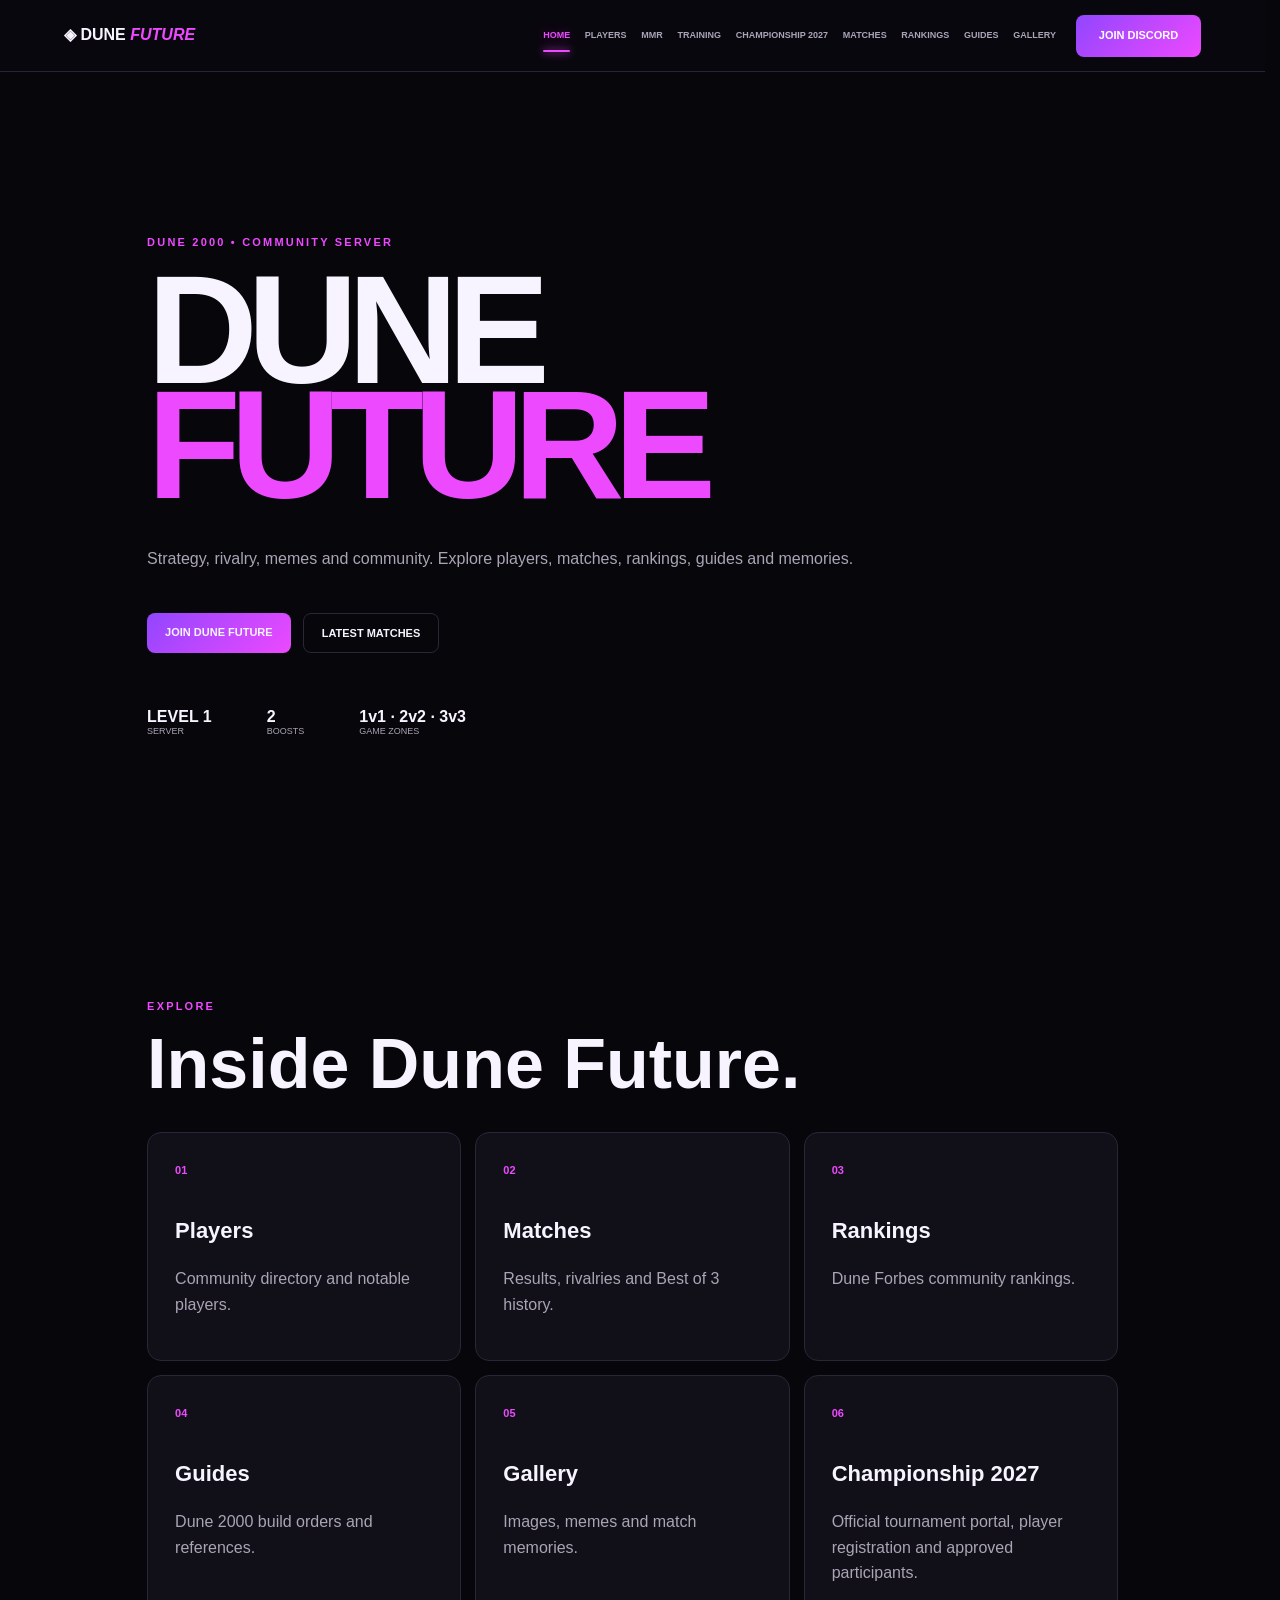
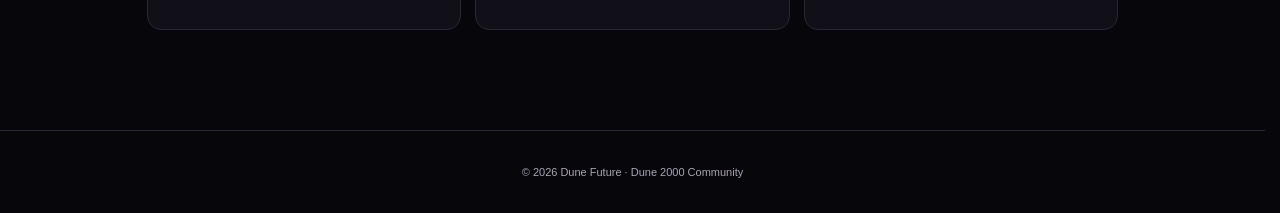
<file: index.html>
<!doctype html>
<html lang="en">
<head>
<meta charset="utf-8">
<meta name="viewport" content="width=device-width,initial-scale=1">
<title>Home — Dune Future</title>
<link rel="stylesheet" href="style.css?v=nav20261022c">
<link rel="stylesheet" href="navigation-unified.css?v=20261022-final1">
</head>
<body>
<nav class="nav df-global-nav" aria-label="Main navigation"><a class="brand" href="index.html">◈ DUNE <em>FUTURE</em></a><div class="links"><a href="index.html" class="active" aria-current="page">HOME</a><a href="players.html">PLAYERS</a><a href="mmr.html">MMR</a><a href="training.html">TRAINING</a><a href="championship.html">CHAMPIONSHIP 2027</a><a href="matches.html">MATCHES</a><a href="rankings.html">RANKINGS</a><a href="guides.html">GUIDES</a><a href="gallery.html">GALLERY</a></div><a class="join" href="https://discord.gg/vwzzRkhTW5" target="_blank" rel="noopener noreferrer">JOIN DISCORD</a></nav>
<main><header class="wrap hero"><div class="kicker">DUNE 2000 • COMMUNITY SERVER</div><h1>DUNE<br><span>FUTURE</span></h1><p class="lead">Strategy, rivalry, memes and community. Explore players, matches, rankings, guides and memories.</p><div class="actions"><a class="join" href="https://discord.gg/vwzzRkhTW5" target="_blank">JOIN DUNE FUTURE</a><a class="btn" href="matches.html">LATEST MATCHES</a></div><div class="metrics"><div><b>LEVEL 1</b><small>SERVER</small></div><div><b>2</b><small>BOOSTS</small></div><div><b>1v1 · 2v2 · 3v3</b><small>GAME ZONES</small></div></div></header><section class="wrap section"><div class="kicker">EXPLORE</div><h2>Inside Dune Future.</h2><div class="grid"><a class="card" href="players.html"><span class="num">01</span><h3>Players</h3><p>Community directory and notable players.</p></a><a class="card" href="matches.html"><span class="num">02</span><h3>Matches</h3><p>Results, rivalries and Best of 3 history.</p></a><a class="card" href="rankings.html"><span class="num">03</span><h3>Rankings</h3><p>Dune Forbes community rankings.</p></a><a class="card" href="guides.html"><span class="num">04</span><h3>Guides</h3><p>Dune 2000 build orders and references.</p></a><a class="card" href="gallery.html"><span class="num">05</span><h3>Gallery</h3><p>Images, memes and match memories.</p></a><a class="card" href="championship.html"><span class="num">06</span><h3>Championship 2027</h3><p>Official tournament portal, player registration and approved participants.</p></a></div></section></main>
<footer>© 2026 Dune Future · Dune 2000 Community</footer>
<script src="script.js"></script>
</body>
</html>
</file>
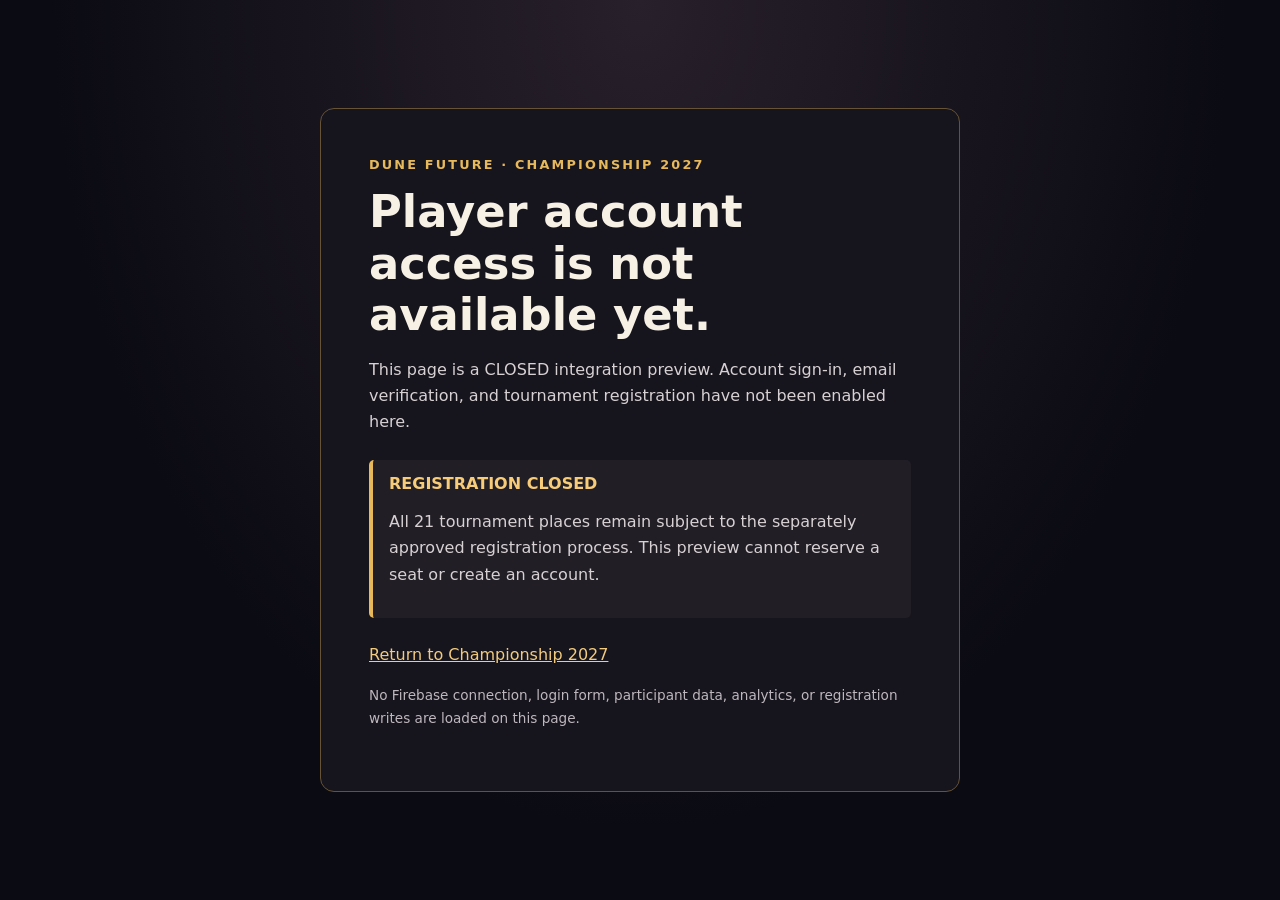
<file: championship-account-preview.html>
<!doctype html>
<html lang="en">
<head>
  <meta charset="utf-8">
  <meta name="viewport" content="width=device-width, initial-scale=1">
  <meta http-equiv="Content-Security-Policy" content="default-src 'none'; style-src 'unsafe-inline'; base-uri 'none'; form-action 'none'; object-src 'none'; connect-src 'none'; img-src 'none'; frame-src 'none'">
  <meta name="robots" content="noindex,nofollow">
  <meta name="referrer" content="no-referrer">
  <title>Player Account Preview — Dune Future Championship 2027</title>
  <style>
    :root{color-scheme:dark;font-family:system-ui,-apple-system,Segoe UI,sans-serif;background:#0b0b13;color:#f6f0e5}
    *{box-sizing:border-box}body{margin:0;min-height:100vh;display:grid;place-items:center;padding:24px;background:radial-gradient(ellipse at top,#28202b,#0b0b13 65%)}
    main{width:min(100%,640px);border:1px solid #665335;border-radius:14px;padding:clamp(24px,5vw,48px);background:#16141d}
    .eyebrow{font-size:.8rem;letter-spacing:.17em;color:#e8b95b;font-weight:700}h1{font-size:clamp(1.8rem,5vw,2.8rem);line-height:1.15;margin:14px 0}p{line-height:1.65;color:#d7d1d3}
    .status{padding:14px 16px;background:#211e26;border-left:4px solid #e8b95b;border-radius:5px;margin:24px 0}
    .status strong{color:#f7cb78}a{color:#f2cb7d}a:focus-visible{outline:3px solid #f2cb7d;outline-offset:4px}
    .note{font-size:.85rem;color:#bfb7be}
  </style>
</head>
<body>
  <main>
    <div class="eyebrow">DUNE FUTURE · CHAMPIONSHIP 2027</div>
    <h1>Player account access is not available yet.</h1>
    <p>This page is a CLOSED integration preview. Account sign-in, email verification, and tournament registration have not been enabled here.</p>
    <div class="status" role="status"><strong>REGISTRATION CLOSED</strong><p>All 21 tournament places remain subject to the separately approved registration process. This preview cannot reserve a seat or create an account.</p></div>
    <p><a href="./championship.html">Return to Championship 2027</a></p>
    <p class="note">No Firebase connection, login form, participant data, analytics, or registration writes are loaded on this page.</p>
  </main>
</body>
</html>
</file>
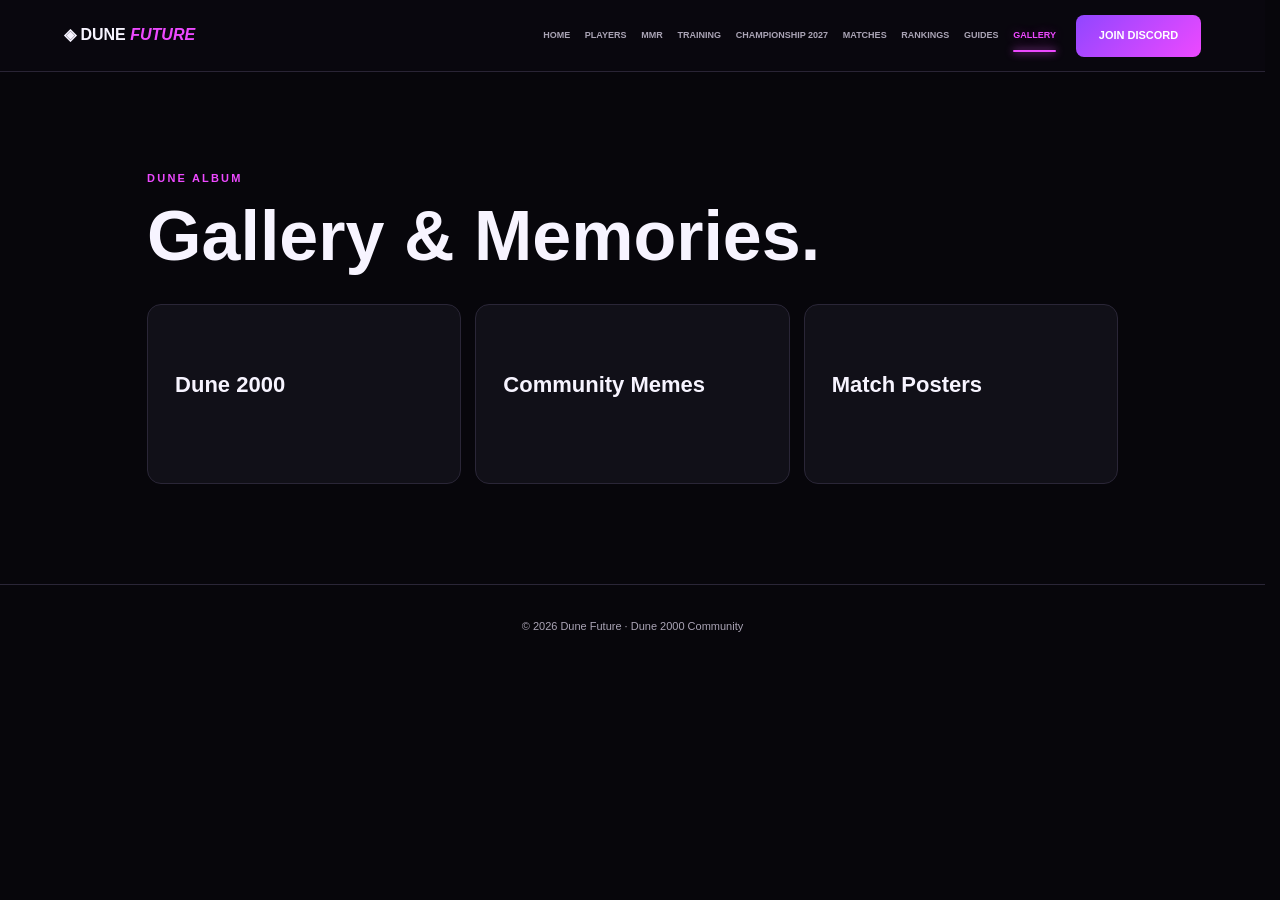
<file: gallery.html>
<!doctype html>
<html lang="en">
<head>
<meta charset="utf-8">
<meta name="viewport" content="width=device-width,initial-scale=1">
<title>Gallery — Dune Future</title>
<link rel="stylesheet" href="style.css?v=nav20261022c">
<link rel="stylesheet" href="navigation-unified.css?v=20261022-final1">
</head>
<body>
<nav class="nav df-global-nav" aria-label="Main navigation"><a class="brand" href="index.html">◈ DUNE <em>FUTURE</em></a><div class="links"><a href="index.html">HOME</a><a href="players.html">PLAYERS</a><a href="mmr.html">MMR</a><a href="training.html">TRAINING</a><a href="championship.html">CHAMPIONSHIP 2027</a><a href="matches.html">MATCHES</a><a href="rankings.html">RANKINGS</a><a href="guides.html">GUIDES</a><a href="gallery.html" class="active" aria-current="page">GALLERY</a></div><a class="join" href="https://discord.gg/vwzzRkhTW5" target="_blank" rel="noopener noreferrer">JOIN DISCORD</a></nav>
<main><section class="wrap section"><div class="kicker">DUNE ALBUM</div><h2>Gallery & Memories.</h2><div class="grid"><div class="card"><h3>Dune 2000</h3></div><div class="card"><h3>Community Memes</h3></div><div class="card"><h3>Match Posters</h3></div></div></section></main>
<footer>© 2026 Dune Future · Dune 2000 Community</footer>
<script src="script.js"></script>
</body>
</html>
</file>
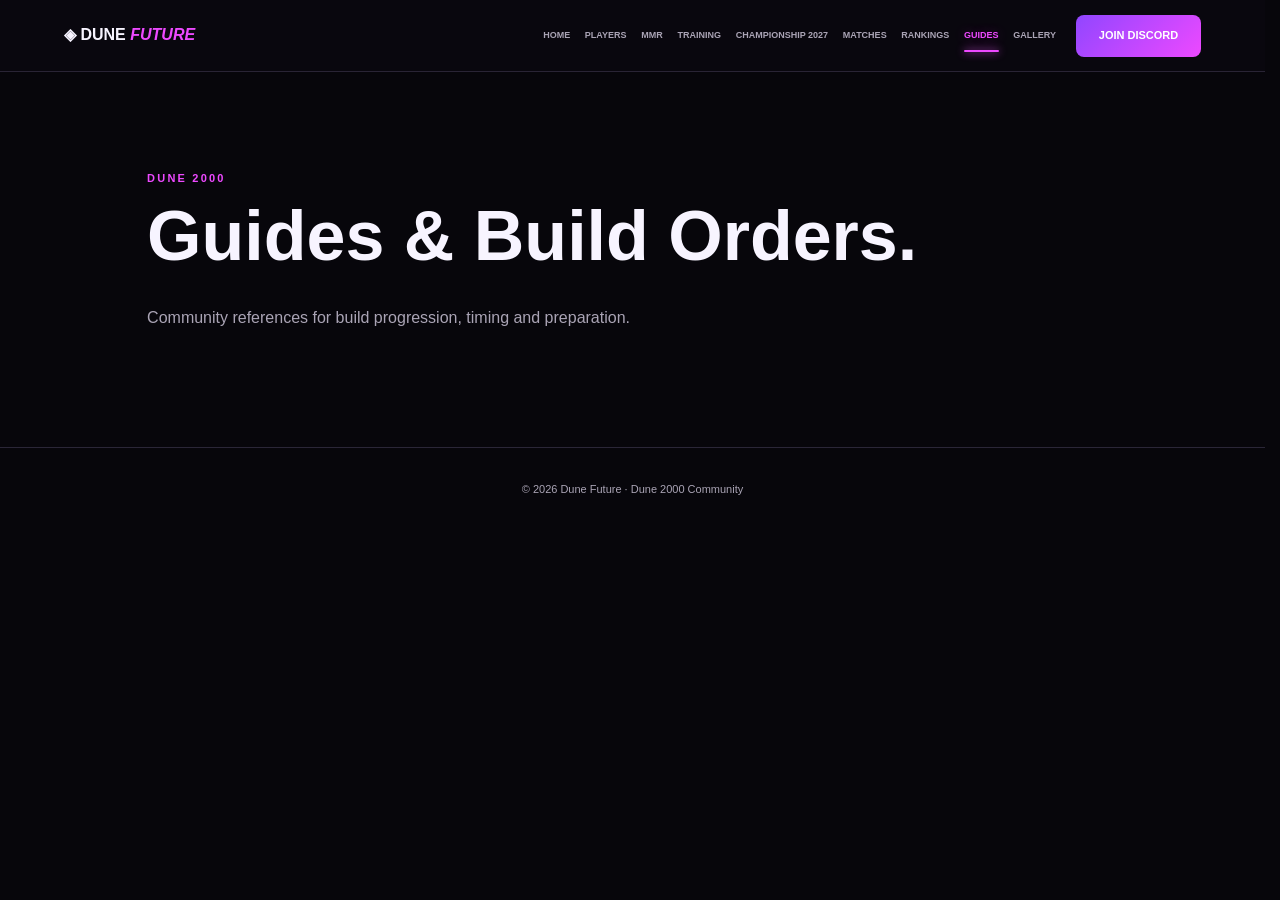
<file: guides.html>
<!doctype html>
<html lang="en">
<head>
<meta charset="utf-8">
<meta name="viewport" content="width=device-width,initial-scale=1">
<title>Guides — Dune Future</title>
<link rel="stylesheet" href="style.css?v=nav20261022c">
<link rel="stylesheet" href="navigation-unified.css?v=20261022-final1">
</head>
<body>
<nav class="nav df-global-nav" aria-label="Main navigation"><a class="brand" href="index.html">◈ DUNE <em>FUTURE</em></a><div class="links"><a href="index.html">HOME</a><a href="players.html">PLAYERS</a><a href="mmr.html">MMR</a><a href="training.html">TRAINING</a><a href="championship.html">CHAMPIONSHIP 2027</a><a href="matches.html">MATCHES</a><a href="rankings.html">RANKINGS</a><a href="guides.html" class="active" aria-current="page">GUIDES</a><a href="gallery.html">GALLERY</a></div><a class="join" href="https://discord.gg/vwzzRkhTW5" target="_blank" rel="noopener noreferrer">JOIN DISCORD</a></nav>
<main><section class="wrap section"><div class="kicker">DUNE 2000</div><h2>Guides & Build Orders.</h2><p class="lead">Community references for build progression, timing and preparation.</p></section></main>
<footer>© 2026 Dune Future · Dune 2000 Community</footer>
<script src="script.js"></script>
</body>
</html>
</file>
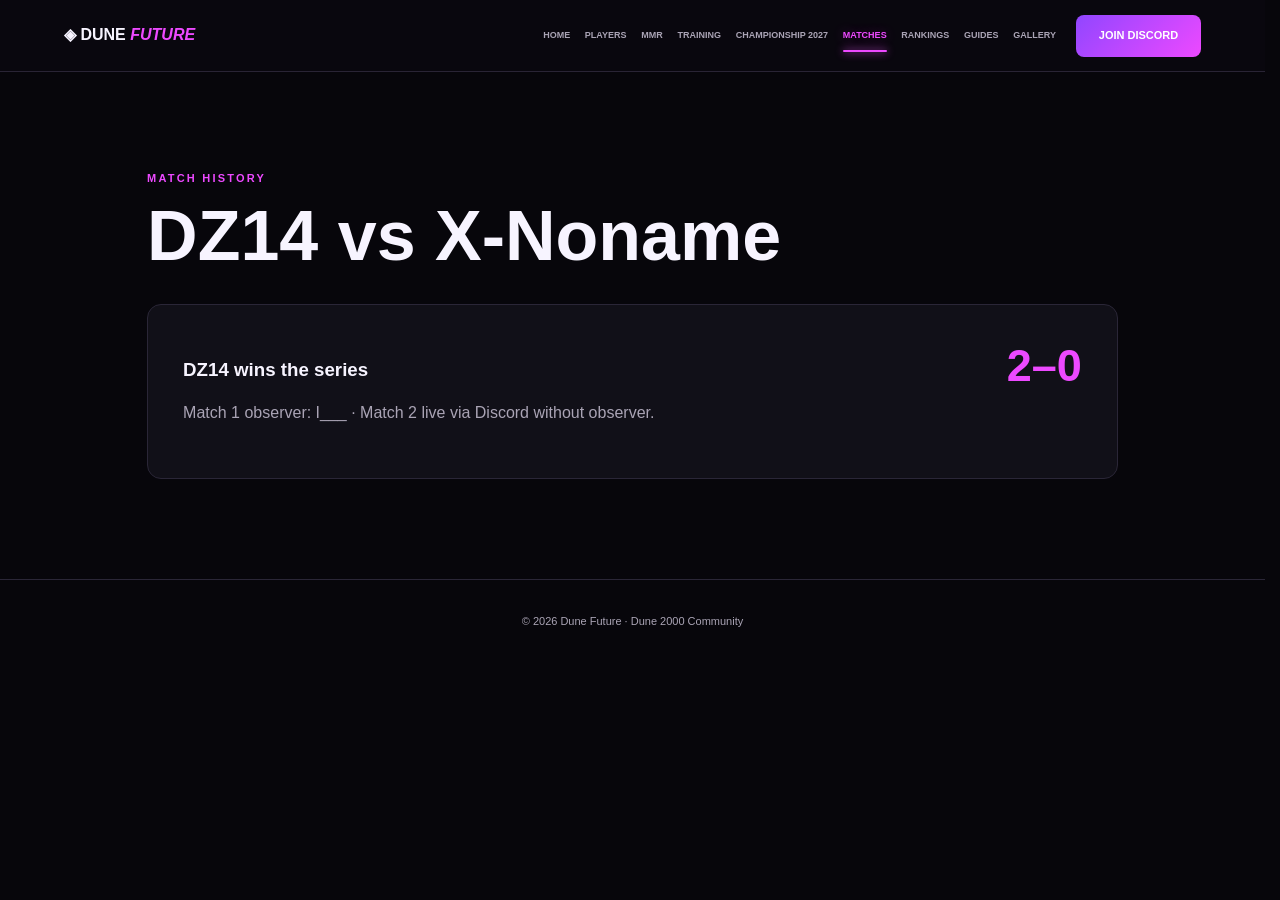
<file: matches.html>
<!doctype html>
<html lang="en">
<head>
<meta charset="utf-8">
<meta name="viewport" content="width=device-width,initial-scale=1">
<title>Matches — Dune Future</title>
<link rel="stylesheet" href="style.css?v=nav20261022c">
<link rel="stylesheet" href="navigation-unified.css?v=20261022-final1">
</head>
<body>
<nav class="nav df-global-nav" aria-label="Main navigation"><a class="brand" href="index.html">◈ DUNE <em>FUTURE</em></a><div class="links"><a href="index.html">HOME</a><a href="players.html">PLAYERS</a><a href="mmr.html">MMR</a><a href="training.html">TRAINING</a><a href="championship.html">CHAMPIONSHIP 2027</a><a href="matches.html" class="active" aria-current="page">MATCHES</a><a href="rankings.html">RANKINGS</a><a href="guides.html">GUIDES</a><a href="gallery.html">GALLERY</a></div><a class="join" href="https://discord.gg/vwzzRkhTW5" target="_blank" rel="noopener noreferrer">JOIN DISCORD</a></nav>
<main><section class="wrap section"><div class="kicker">MATCH HISTORY</div><h2>DZ14 vs X-Noname</h2><div class="banner"><div class="result"><div><h3>DZ14 wins the series</h3><p class="note">Match 1 observer: I___ · Match 2 live via Discord without observer.</p></div><div class="score">2–0</div></div></div></section></main>
<footer>© 2026 Dune Future · Dune 2000 Community</footer>
<script src="script.js"></script>
</body>
</html>
</file>
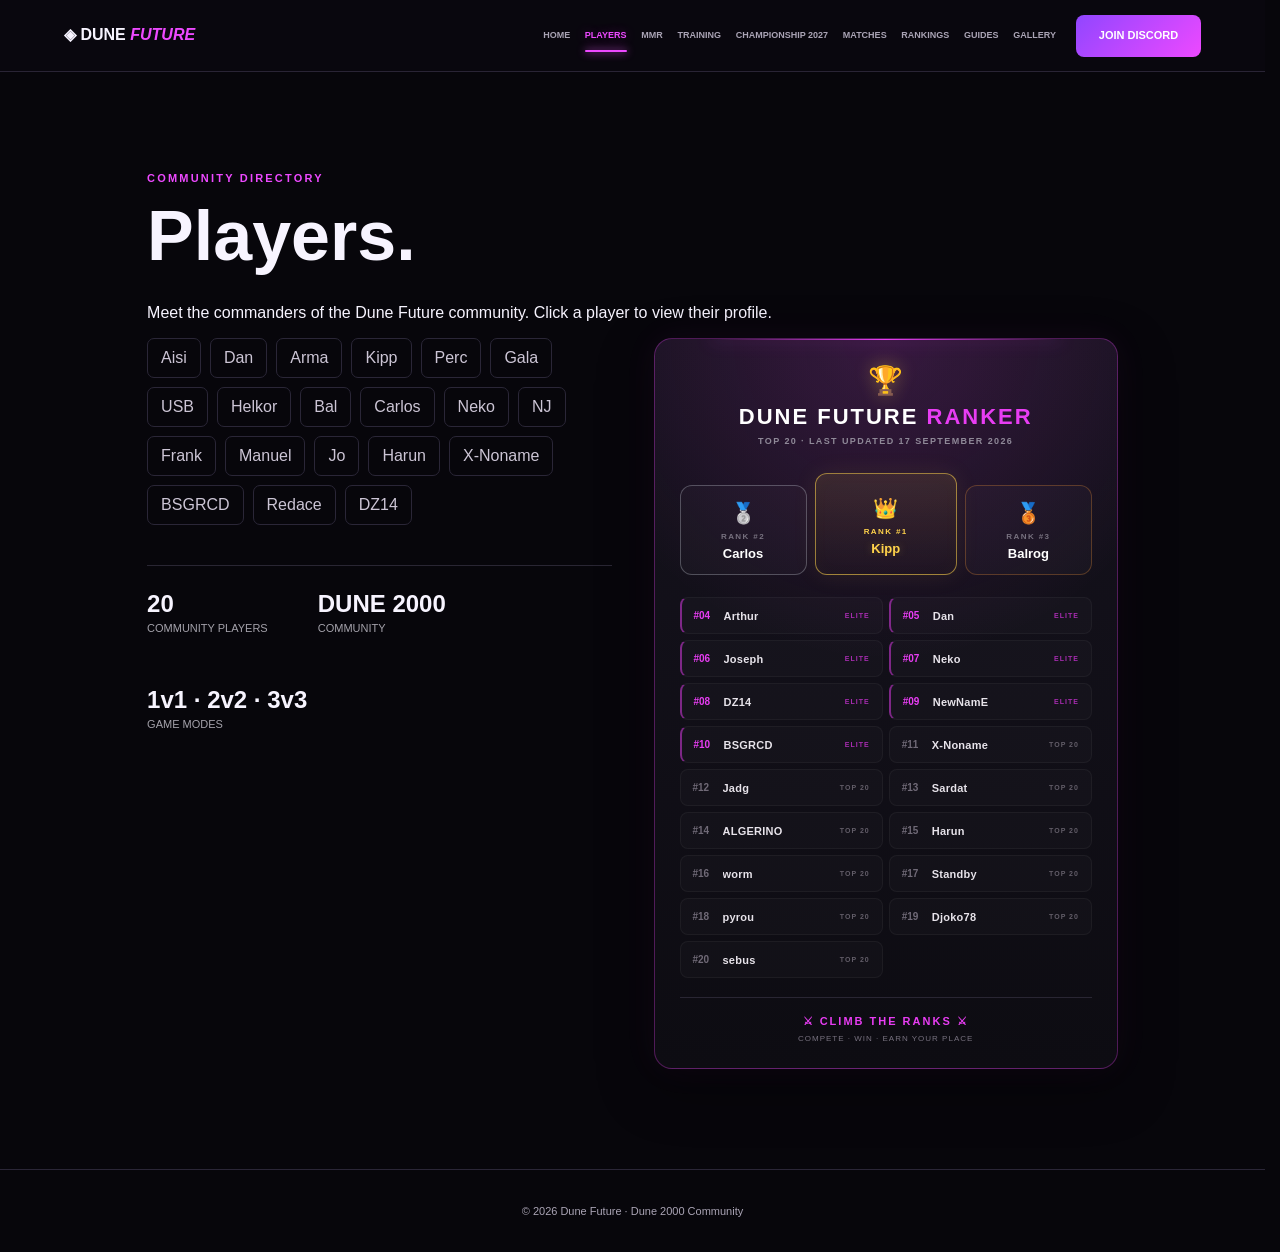
<file: players.html>
<!doctype html>
<html lang="en">

<head>
  <meta charset="utf-8">
  <meta name="viewport" content="width=device-width,initial-scale=1">

  <title>Players — Dune Future</title>

  <link rel="stylesheet" href="style.css?v=nav20261022c">

  <style>
    /* =========================================
       PLAYERS V3.2.1 — INTERACTIVE PROFILE
       ========================================= */

    .player-chip {
      cursor: pointer;
      transition: border-color .2s ease,
                  color .2s ease,
                  transform .2s ease;
    }

    .player-chip:hover {
      border-color: #e83df3;
      color: #e83df3;
      transform: translateY(-2px);
    }

    .player-stats {
      margin-top: 40px;
      padding-top: 24px;
      border-top: 1px solid #292633;
      display: flex;
      gap: 50px;
      flex-wrap: wrap;
    }

    .player-stat strong {
      font-size: 24px;
      display: block;
    }

    .player-stat span {
      font-size: 11px;
      opacity: .65;
    }

/* =========================================
   DUNE FUTURE RANKER — TOP 20
   ========================================= */

.community-directory-grid {
  display: grid;
  grid-template-columns: minmax(0, 1fr) minmax(430px, 1fr);
  gap: 42px;
  align-items: start;
}

.ranker-panel {
  position: relative;
  overflow: hidden;

  background:
    radial-gradient(circle at 50% 0%,
      rgba(232, 61, 243, .16),
      transparent 42%),
    linear-gradient(180deg, #15121d 0%, #0d0c12 100%);

  border: 1px solid rgba(232, 61, 243, .30);
  border-radius: 18px;

  padding: 25px;

  box-shadow:
    0 18px 55px rgba(0,0,0,.38),
    0 0 35px rgba(232,61,243,.06);
}

.ranker-panel::before {
  content: "";
  position: absolute;
  top: 0;
  left: 12%;
  right: 12%;
  height: 1px;

  background: linear-gradient(
    90deg,
    transparent,
    #e83df3,
    transparent
  );

  box-shadow: 0 0 16px rgba(232,61,243,.8);
}

.ranker-heading {
  text-align: center;
  margin-bottom: 22px;
}

.ranker-icon {
  font-size: 28px;
  margin-bottom: 7px;

  filter: drop-shadow(0 0 9px rgba(255,211,75,.35));
}

.ranker-title {
  margin: 0;

  color: #fff;
  font-size: 22px;
  font-weight: 900;

  letter-spacing: 2px;
}

.ranker-title span {
  color: #e83df3;
}

.ranker-updated {
  margin-top: 6px;

  color: #8f8998;
  font-size: 9px;
  font-weight: 700;

  letter-spacing: 1.4px;
  text-transform: uppercase;
}


/* TOP 3 */

.ranker-podium {
  display: grid;
  grid-template-columns: 1fr 1.12fr 1fr;
  gap: 8px;

  align-items: end;

  margin: 27px 0 22px;
}

.ranker-podium-card {
  position: relative;

  min-width: 0;

  text-align: center;

  background: rgba(255,255,255,.025);

  border: 1px solid #292633;
  border-radius: 12px;

  padding: 15px 5px 13px;

  transition:
    transform .22s ease,
    border-color .22s ease,
    box-shadow .22s ease;
}

.ranker-podium-card:hover {
  transform: translateY(-4px);
}

.ranker-podium-card.first {
  padding-top: 22px;
  padding-bottom: 18px;

  border-color: rgba(255,211,75,.55);

  background:
    linear-gradient(
      180deg,
      rgba(255,211,75,.10),
      rgba(255,211,75,.015)
    );

  box-shadow:
    0 0 25px rgba(255,211,75,.08),
    inset 0 0 18px rgba(255,211,75,.025);
}

.ranker-podium-card.second {
  border-color: rgba(210,215,225,.30);
}

.ranker-podium-card.third {
  border-color: rgba(205,127,50,.35);
}

.ranker-medal {
  display: block;
  font-size: 20px;
  margin-bottom: 7px;
}

.ranker-position {
  color: #77717f;

  font-size: 8px;
  font-weight: 900;

  letter-spacing: 1.4px;
}

.ranker-podium-card.first .ranker-position {
  color: #ffd34b;
}

.ranker-podium-name {
  display: block;

  margin-top: 5px;

  color: #fff;

  font-size: 13px;
  font-weight: 900;

  overflow: hidden;
  text-overflow: ellipsis;
  white-space: nowrap;
}

.ranker-podium-card.first .ranker-podium-name {
  color: #ffd34b;

  text-shadow:
    0 0 10px rgba(255,211,75,.25);
}


/* RANK 4 - 20 */

.ranker-list {
  display: grid;
  grid-template-columns: repeat(2, minmax(0, 1fr));
  gap: 6px;
}

.ranker-row {
  position: relative;

  display: grid;
  grid-template-columns: 30px minmax(0, 1fr) auto;
  align-items: center;

  min-height: 37px;

  padding: 0 12px;

  background: rgba(255,255,255,.018);

  border: 1px solid rgba(255,255,255,.045);
  border-radius: 8px;

  transition:
    transform .18s ease,
    background .18s ease,
    border-color .18s ease;
}

.ranker-row:hover {
  transform: translateX(4px);

  background: rgba(232,61,243,.055);

  border-color: rgba(232,61,243,.32);
}

.ranker-number {
  color: #706a77;

  font-size: 10px;
  font-weight: 900;

  font-variant-numeric: tabular-nums;
}

.ranker-name {
  color: #e7e3ea;

  font-size: 11px;
  font-weight: 800;

  letter-spacing: .25px;
  white-space: nowrap;
overflow: hidden;
text-overflow: ellipsis;
}

.ranker-tier {
  color: #625d68;

  font-size: 7px;
  font-weight: 800;

  letter-spacing: 1px;
  white-space: nowrap;
margin-left: 6px;
}


/* ELITE #4 - #10 */

.ranker-row.elite {
  border-left: 2px solid rgba(232,61,243,.50);
}

.ranker-row.elite .ranker-number {
  color: #e83df3;
}

.ranker-row.elite .ranker-tier {
  color: #a72cb0;
}


/* CALL TO ACTION */

.ranker-challenge {
  margin-top: 19px;

  padding-top: 17px;

  border-top: 1px solid #292633;

  text-align: center;
}

.ranker-challenge strong {
  display: block;

  color: #e83df3;

  font-size: 11px;

  letter-spacing: 2px;
}

.ranker-challenge span {
  display: block;

  margin-top: 6px;

  color: #77717f;

  font-size: 8px;

  letter-spacing: 1px;
}


/* MOBILE */

@media (max-width: 850px) {

  .community-directory-grid {
    grid-template-columns: 1fr;
  }

  .ranker-panel {
    margin-top: 15px;
  }
}

@media (max-width: 480px) {

  .ranker-panel {
    padding: 20px 14px;
  }

  .ranker-podium {
    gap: 5px;
  }

  .ranker-podium-name {
    font-size: 11px;
  }

  .ranker-row {
    padding: 0 9px;
  }

  .ranker-list {
    grid-template-columns: 1fr;
  }
}
    /* MODAL */

    .profile-overlay {
      position: fixed;
      inset: 0;
      background: rgba(0, 0, 0, .78);

      display: none;
      align-items: center;
      justify-content: center;

      padding: 20px;

      z-index: 9999;
    }

    .profile-overlay.active {
      display: flex;
    }

    .profile-card {
      width: min(560px, 100%);

      background: #111018;
      border: 1px solid #302d3b;
      border-radius: 14px;

      padding: 32px;

      box-shadow:
        0 20px 70px rgba(0,0,0,.55),
        0 0 35px rgba(232,61,243,.08);

      position: relative;
    }

    .profile-label {
      color: #e83df3;

      font-size: 11px;
      font-weight: 800;
      letter-spacing: 2px;

      margin-bottom: 10px;
    }

    .profile-name {
      margin: 0 0 6px;

      font-size: 42px;
      line-height: 1;
    }

    .profile-community {
      opacity: .65;
      font-size: 13px;

      margin-bottom: 30px;
    }

    .profile-info {
      border-top: 1px solid #292633;
      border-bottom: 1px solid #292633;

      padding: 18px 0;

      display: grid;
      grid-template-columns: 110px 1fr;

      gap: 12px;
    }

    .profile-info .label {
      opacity: .55;
      font-size: 12px;
    }

    .profile-info .value {
      font-size: 13px;
    }

    .match-record {
      margin-top: 26px;
    }

    .match-record-title {
      color: #e83df3;

      font-size: 11px;
      font-weight: 800;
      letter-spacing: 2px;

      margin-bottom: 12px;
    }

    .match-row {
      border: 1px solid #292633;
      border-radius: 9px;

      padding: 15px 16px;

      display: flex;
      justify-content: space-between;
      gap: 20px;

      font-size: 13px;
    }

    .match-score {
      color: #e83df3;
      font-weight: 800;
      font-size: 18px;
    }

    .no-record {
      opacity: .55;
      font-size: 13px;
    }

    .profile-close {
      position: absolute;

      top: 18px;
      right: 20px;

      border: 0;
      background: transparent;

      color: #aaa;

      font-size: 22px;
      cursor: pointer;
    }

    .profile-close:hover {
      color: #e83df3;
    }

    @media (max-width: 600px) {
      .profile-card {
        padding: 26px 22px;
      }

      .profile-name {
        font-size: 34px;
      }

      .profile-info {
        grid-template-columns: 90px 1fr;
      }
    }
    /* =========================================
   SERIES DETAILS
   ========================================= */

.series-score {
  cursor: pointer;
  color: #e83df3;
  font-weight: 800;
  transition: 0.2s ease;
}

.series-score:hover {
  text-shadow: 0 0 12px rgba(232, 61, 243, 0.75);
  transform: scale(1.05);
}

.series-details-overlay {
  position: fixed;
  inset: 0;
  background: rgba(0, 0, 0, 0.82);
  display: none;
  align-items: center;
  justify-content: center;
  z-index: 9999;
  padding: 20px;
}

.series-details-overlay.active {
  display: flex;
}

.series-details-card {
  width: 100%;
  max-width: 620px;
  max-height: 85vh;
  overflow-y: auto;
  background: #111018;
  border: 1px solid #332d40;
  border-radius: 16px;
  padding: 28px;
  box-shadow: 0 20px 70px rgba(0, 0, 0, 0.65);
  position: relative;
}

.series-details-close {
  position: absolute;
  top: 15px;
  right: 18px;
  border: 0;
  background: transparent;
  color: #aaa;
  font-size: 24px;
  cursor: pointer;
}

.series-details-close:hover {
  color: #e83df3;
}

.series-details-label {
  color: #e83df3;
  font-size: 11px;
  font-weight: 800;
  letter-spacing: 2px;
  margin-bottom: 8px;
}

.series-details-title {
  font-size: 30px;
  font-weight: 800;
  margin-bottom: 5px;
}

.series-details-subtitle {
  opacity: 0.6;
  font-size: 13px;
  margin-bottom: 24px;
}

.series-game {
  border: 1px solid #292633;
  border-radius: 12px;
  padding: 18px;
  margin-top: 14px;
}

.series-game-header {
  display: flex;
  justify-content: space-between;
  align-items: center;
  gap: 15px;
  margin-bottom: 15px;
}

.series-game-number {
  font-size: 16px;
  font-weight: 800;
}

.series-game-result {
  color: #e83df3;
  font-weight: 800;
}

.series-game-info {
  display: grid;
  grid-template-columns: 110px 1fr;
  gap: 8px 14px;
  font-size: 13px;
}

.series-game-info .label {
  opacity: 0.55;
}

.series-game-info .value {
  font-weight: 600;
}

.series-final {
  margin-top: 20px;
  padding-top: 18px;
  border-top: 1px solid #292633;
  display: flex;
  justify-content: space-between;
  align-items: center;
}

.series-final-score {
  color: #e83df3;
  font-size: 26px;
  font-weight: 900;
}

@media (max-width: 600px) {
  .series-details-card {
    padding: 24px 20px;
  }

  .series-details-title {
    font-size: 25px;
  }

  .series-game-info {
    grid-template-columns: 90px 1fr;
  }
}
  </style>

<link rel="stylesheet" href="navigation-unified.css?v=20261022-final1">
</head>


<body>

<nav class="nav df-global-nav" aria-label="Main navigation"><a class="brand" href="index.html">◈ DUNE <em>FUTURE</em></a><div class="links"><a href="index.html">HOME</a><a href="players.html" class="active" aria-current="page">PLAYERS</a><a href="mmr.html">MMR</a><a href="training.html">TRAINING</a><a href="championship.html">CHAMPIONSHIP 2027</a><a href="matches.html">MATCHES</a><a href="rankings.html">RANKINGS</a><a href="guides.html">GUIDES</a><a href="gallery.html">GALLERY</a></div><a class="join" href="https://discord.gg/vwzzRkhTW5" target="_blank" rel="noopener noreferrer">JOIN DISCORD</a></nav>


<main>

<section class="wrap section">

  <div class="kicker">
    COMMUNITY DIRECTORY
  </div>

  <h2>Players.</h2>

  <p>
    Meet the commanders of the Dune Future community.
    Click a player to view their profile.
  </p>

<div class="community-directory-grid">

  <div class="players-directory">
  <div class="chips">

    <span class="chip player-chip" data-player="Aisi">Aisi</span>
    <span class="chip player-chip" data-player="Dan">Dan</span>
    <span class="chip player-chip" data-player="Arma">Arma</span>
    <span class="chip player-chip" data-player="Kipp">Kipp</span>
    <span class="chip player-chip" data-player="Perc">Perc</span>

    <span class="chip player-chip" data-player="Gala">Gala</span>
    <span class="chip player-chip" data-player="USB">USB</span>
    <span class="chip player-chip" data-player="Helkor">Helkor</span>
    <span class="chip player-chip" data-player="Bal">Bal</span>
    <span class="chip player-chip" data-player="Carlos">Carlos</span>

    <span class="chip player-chip" data-player="Neko">Neko</span>
    <span class="chip player-chip" data-player="NJ">NJ</span>
    <span class="chip player-chip" data-player="Frank">Frank</span>
    <span class="chip player-chip" data-player="Manuel">Manuel</span>
    <span class="chip player-chip" data-player="Jo">Jo</span>

    <span class="chip player-chip" data-player="Harun">Harun</span>
    <span class="chip player-chip" data-player="X-Noname">X-Noname</span>
    <span class="chip player-chip" data-player="BSGRCD">BSGRCD</span>
    <span class="chip player-chip" data-player="Redace">Redace</span>
    <span class="chip player-chip" data-player="DZ14">DZ14</span>

  </div>


  <div class="player-stats">

    <div class="player-stat">
      <strong>20</strong>
      <span>COMMUNITY PLAYERS</span>
    </div>

    <div class="player-stat">
      <strong>DUNE 2000</strong>
      <span>COMMUNITY</span>
    </div>

    <div class="player-stat">
      <strong>1v1 · 2v2 · 3v3</strong>
      <span>GAME MODES</span>
    </div>

  </div>
  </div><!-- /players-directory -->


  <!-- =====================================
       DUNE FUTURE RANKER — TOP 20
       ===================================== -->

  <aside class="ranker-panel">

    <div class="ranker-heading">
      <div class="ranker-icon">🏆</div>

      <h3 class="ranker-title">
        DUNE FUTURE <span>RANKER</span>
      </h3>

      <div class="ranker-updated">
        TOP 20 · LAST UPDATED 17 SEPTEMBER 2026
      </div>
    </div>


    <!-- TOP 3 -->
    <div class="ranker-podium">

      <!-- #2 -->
      <div class="ranker-podium-card second">
        <span class="ranker-medal">🥈</span>
        <div class="ranker-position">RANK #2</div>
        <span class="ranker-podium-name">Carlos</span>
      </div>

      <!-- #1 -->
      <div class="ranker-podium-card first">
        <span class="ranker-medal">👑</span>
        <div class="ranker-position">RANK #1</div>
        <span class="ranker-podium-name">Kipp</span>
      </div>

      <!-- #3 -->
      <div class="ranker-podium-card third">
        <span class="ranker-medal">🥉</span>
        <div class="ranker-position">RANK #3</div>
        <span class="ranker-podium-name">Balrog</span>
      </div>

    </div>


    <!-- RANK #4 - #20 -->
    <div class="ranker-list">

      <div class="ranker-row elite">
        <span class="ranker-number">#04</span>
        <span class="ranker-name">Arthur</span>
        <span class="ranker-tier">ELITE</span>
      </div>

      <div class="ranker-row elite">
        <span class="ranker-number">#05</span>
        <span class="ranker-name">Dan</span>
        <span class="ranker-tier">ELITE</span>
      </div>

      <div class="ranker-row elite">
        <span class="ranker-number">#06</span>
        <span class="ranker-name">Joseph</span>
        <span class="ranker-tier">ELITE</span>
      </div>

      <div class="ranker-row elite">
        <span class="ranker-number">#07</span>
        <span class="ranker-name">Neko</span>
        <span class="ranker-tier">ELITE</span>
      </div>

      <div class="ranker-row elite">
        <span class="ranker-number">#08</span>
        <span class="ranker-name">DZ14</span>
        <span class="ranker-tier">ELITE</span>
      </div>

      <div class="ranker-row elite">
        <span class="ranker-number">#09</span>
        <span class="ranker-name">NewNamE</span>
        <span class="ranker-tier">ELITE</span>
      </div>

      <div class="ranker-row elite">
        <span class="ranker-number">#10</span>
        <span class="ranker-name">BSGRCD</span>
        <span class="ranker-tier">ELITE</span>
      </div>

      <div class="ranker-row">
        <span class="ranker-number">#11</span>
        <span class="ranker-name">X-Noname</span>
        <span class="ranker-tier">TOP 20</span>
      </div>

      <div class="ranker-row">
        <span class="ranker-number">#12</span>
        <span class="ranker-name">Jadg</span>
        <span class="ranker-tier">TOP 20</span>
      </div>

      <div class="ranker-row">
        <span class="ranker-number">#13</span>
        <span class="ranker-name">Sardat</span>
        <span class="ranker-tier">TOP 20</span>
      </div>

      <div class="ranker-row">
        <span class="ranker-number">#14</span>
        <span class="ranker-name">ALGERINO</span>
        <span class="ranker-tier">TOP 20</span>
      </div>

      <div class="ranker-row">
        <span class="ranker-number">#15</span>
        <span class="ranker-name">Harun</span>
        <span class="ranker-tier">TOP 20</span>
      </div>

      <div class="ranker-row">
        <span class="ranker-number">#16</span>
        <span class="ranker-name">worm</span>
        <span class="ranker-tier">TOP 20</span>
      </div>

      <div class="ranker-row">
        <span class="ranker-number">#17</span>
        <span class="ranker-name">Standby</span>
        <span class="ranker-tier">TOP 20</span>
      </div>

      <div class="ranker-row">
        <span class="ranker-number">#18</span>
        <span class="ranker-name">pyrou</span>
        <span class="ranker-tier">TOP 20</span>
      </div>

      <div class="ranker-row">
        <span class="ranker-number">#19</span>
        <span class="ranker-name">Djoko78</span>
        <span class="ranker-tier">TOP 20</span>
      </div>

      <div class="ranker-row">
        <span class="ranker-number">#20</span>
        <span class="ranker-name">sebus</span>
        <span class="ranker-tier">TOP 20</span>
      </div>

    </div>


    <div class="ranker-challenge">
      <strong>⚔ CLIMB THE RANKS ⚔</strong>

      <span>
        COMPETE · WIN · EARN YOUR PLACE
      </span>
    </div>

  </aside>


</div><!-- /community-directory-grid -->
</section>

</main>


<footer>
  © 2026 Dune Future · Dune 2000 Community
</footer>
<!-- SERIES DETAILS MODAL -->

<div
  class="series-details-overlay"
  id="seriesDetailsOverlay"
  role="dialog"
  aria-modal="true"
  aria-labelledby="seriesDetailsTitle"
>

  <div class="series-details-card">

    <button
      class="series-details-close"
      type="button"
      onclick="closeSeriesDetails()"
      aria-label="Close series details"
    >
      &times;
    </button>

    <div class="series-details-label">
      SERIES DETAILS
    </div>

    <div
      class="series-details-title"
      id="seriesDetailsTitle"
    >
      DZ14 vs X-Noname
    </div>

    <div class="series-details-subtitle">
      Dune Future · 1v1 Series
    </div>


   <!-- DATA-DRIVEN SERIES CONTENT -->
<div id="seriesGames"></div>
<div id="seriesFinalResult"></div>

  </div>

</div>
<!-- GAME DETAILS MODAL -->

<div
    class="game-details-overlay"
    id="gameDetailsOverlay"
    role="dialog"
    aria-modal="true"
    aria-labelledby="gameDetailsTitle"
>
    <div class="game-details-card">

        <button
            class="game-details-close"
            type="button"
            onclick="closeGameDetails()"
            aria-label="Close game details"
        >
            &times;
        </button>

        <div class="game-details-label">
            GAME DETAILS
        </div>

        <div
            class="game-details-title"
            id="gameDetailsTitle"
        >
            GAME
        </div>

        <div
            class="game-details-content"
            id="gameDetailsContent"
        ></div>

    </div>
</div>
<!-- PLAYER PROFILE MODAL -->

<div
  class="profile-overlay"
  id="profileOverlay"
  role="dialog"
  aria-modal="true"
  aria-labelledby="profileName"
>

  <div class="profile-card">

    <button
      class="profile-close"
      id="profileClose"
      type="button"
      aria-label="Close player profile"
    >
      ×
    </button>

    <div class="profile-label">
      DUNE FUTURE PLAYER
    </div>

    <h2
      class="profile-name"
      id="profileName">
      PLAYER
    </h2>

    <div class="profile-community">
      Dune Future · Dune 2000 Community
    </div>


    <div class="profile-info">

      <div class="label">GAME</div>
      <div class="value">Dune 2000</div>

      <div class="label">COMMUNITY</div>
      <div class="value">Dune Future</div>

    </div>


    <div
      class="match-record"
      id="matchRecord">
    </div>

  </div>

</div>


<script src="script.js"></script>

<script>

 const playerData = {

  "DZ14": {
    game: "Dune 2000",
    community: "Dune Future",

    series: [
      {
        id: "dz14-xnoname-2026",
        opponent: "X-Noname",
        score: "2-0"
      }
    ]
  },

  "X-Noname": {
    game: "Dune 2000",
    community: "Dune Future",

    series: [
      {
        id: "dz14-xnoname-2026",
        opponent: "DZ14",
        score: "0-2"
      }
    ]
  }

};
  const seriesData = {

  "dz14-xnoname-2026": {

    player1: "DZ14",
    player2: "X-Noname",

    format: "1v1 Series",
    finalScore: "2-0",
    winner: "DZ14",

    games: [

{
    gameNumber: 1,
    date: "10 September 2026",
    started: "16:40:44",
    duration: "1:01:11",
    map: "Habbanya Erg 5.4.7",
    player1: "DZ14",
    player2: "X-Noname",
    winner: "DZ14",
    observer: "I___",
   status: "Completed",
  stats: {
    player1: {
        side: "Harkonnen",
        result: "Win",
        finishingPlace: 1,
        credits: 55540,
        spiceHarvested: 778400,
        buildingsDestroyed: 34,
        buildingsLost: 9,
        unitsKilled: 1880,
        unitsLost: 1797,
        unitsKilledScore: 654461,
        unitsLostScore: 582544,
        lowPowerTicks: 2485,
        lowPowerSeconds: 43,
        harvesterCount: 14,
        harvestersOwned: 147,
        refineriesOwned: 114,
        starportDeliveries: 34,
        averageOPM: 87.41,
        freezeSeconds: 20,
        productionEfficiency: "61.59%",
        efficiencyExcludingRefineries: "82.08%",
        efficiencyIncludingRefineries: "99.38%",
        cncnetEfficiency: 82.82
    },

    player2: {
        side: "Harkonnen",
        result: "Loss",
        finishingPlace: 2,
        credits: 120477,
        spiceHarvested: 1002100,
        buildingsDestroyed: 11,
        buildingsLost: 36,
        unitsKilled: 1763,
        unitsLost: 1878,
        unitsKilledScore: 576772,
        unitsLostScore: 653512,
        lowPowerTicks: 4070,
        lowPowerSeconds: 74,
        harvesterCount: 2,
        harvestersOwned: 126,
        refineriesOwned: 90,
        starportDeliveries: 53,
        averageOPM: 117.68,
        freezeSeconds: 150,
        productionEfficiency: "68.87%",
        efficiencyExcludingRefineries: "87.97%",
        efficiencyIncludingRefineries: "101.62%",
        cncnetEfficiency: 88.71
    }
}
},

{
    gameNumber: 2,
    date: "14 September 2026",
    started: "20:24:22",
    duration: "1:49:21",
    map: "Habbanya Erg 5.4.7",
    player1: "DZ14",
    player2: "X-Noname",
    winner: "DZ14",
       observer: "None",
    broadcast: "Discord Live",
    status: "Completed",

    stats: {
player1: {
    side: "Harkonnen",
    result: "Win",
    finishingPlace: 1,
    credits: 262787,
    spiceHarvested: 2297700,
    buildingsDestroyed: 7,
    buildingsLost: 14,
    unitsKilled: 3481,
    unitsLost: 3887,
    unitsKilledScore: 1074134,
    unitsLostScore: 1025682,
    lowPowerTicks: 344,
    lowPowerSeconds: 6,
    harvesterCount: 5,
    harvestersOwned: 231,
    refineriesOwned: 182,
    starportDeliveries: 65,
    averageOPM: 97.14,
    freezeSeconds: 127,
    productionEfficiency: "57.99%",
    efficiencyExcludingRefineries: "75.65%",
    efficiencyIncludingRefineries: "90.54%",
    cncnetEfficiency: 75.78
},

player2: {
    side: "Harkonnen",
    result: "Loss",
    finishingPlace: 2,
    credits: 291711,
    spiceHarvested: 1689100,
    buildingsDestroyed: 16,
    buildingsLost: 9,
    unitsKilled: 4098,
    unitsLost: 3789,
    unitsKilledScore: 1087025,
    unitsLostScore: 1145582,
    lowPowerTicks: 1702,
    lowPowerSeconds: 30,
    harvesterCount: 16,
    harvestersOwned: 292,
    refineriesOwned: 236,
    starportDeliveries: 85,
    averageOPM: 118.12,
    freezeSeconds: 0,
    productionEfficiency: "70.33%",
    efficiencyExcludingRefineries: "85.31%",
    efficiencyIncludingRefineries: "104.95%",
        cncnetEfficiency: 85.70
      }
    }
  }
  ]
  }
};


  const overlay =
    document.getElementById("profileOverlay");

  const profileName =
    document.getElementById("profileName");

  const matchRecord =
    document.getElementById("matchRecord");

  const closeButton =
    document.getElementById("profileClose");


  document
    .querySelectorAll(".player-chip")
    .forEach(player => {

      player.addEventListener("click", () => {

        const name =
          player.dataset.player;

        profileName.textContent =
          name;

        const data =
          playerData[name];


        if (data && data.series && data.series.length > 0) {

         matchRecord.innerHTML = `
  <div class="match-record-title">
    MATCH RECORD
  </div>

  ${data.series.map(series => `

    <div class="match-row">

      <span>
        vs ${series.opponent}
      </span>

      <span
        class="match-score"
        onclick="openSeriesDetails(event, '${series.id}')"
        title="View Series Details"
      >
        ${series.score}
      </span>

    </div>

  `).join("")}
`;

        } else {

          matchRecord.innerHTML = `
            <div class="match-record-title">
              MATCH RECORD
            </div>

            <div class="no-record">
              No match record published yet.
            </div>
          `;

        }


        overlay.classList.add("active");

      });

    });


  function closeProfile() {
    overlay.classList.remove("active");
  }


  closeButton.addEventListener(
    "click",
    closeProfile
  );


  overlay.addEventListener(
    "click",
    event => {

      if (event.target === overlay) {
        closeProfile();
      }

    }
  );


  document.addEventListener(
    "keydown",
    event => {

      if (event.key === "Escape") {
        closeProfile();
      }

    }
  );
/* ========================================
   SERIES DETAILS
======================================== */

function openSeriesDetails(event, seriesId) {
  if (event) {
    event.stopPropagation();
  }

  const profileOverlay =
    document.getElementById("profileOverlay");

  const seriesOverlay =
    document.getElementById("seriesDetailsOverlay");

  const seriesGames =
    document.getElementById("seriesGames");

  const seriesFinalResult =
    document.getElementById("seriesFinalResult");

  if (!seriesOverlay || !seriesGames || !seriesFinalResult) return;

  const series = seriesData[seriesId];

  if (!series) {
    console.error("Series not found:", seriesId);
    return;
  }

  // Close Player Profile first
  if (profileOverlay) {
    profileOverlay.classList.remove("active");
  }

  // =========================
  // SERIES HEADER
  // =========================

  const seriesTitle =
    document.querySelector(".series-details-title");

  if (seriesTitle) {
    seriesTitle.textContent =
      `${series.player1} vs ${series.player2}`;
  }

  // =========================
  // RENDER ALL GAMES
  // =========================

  seriesGames.innerHTML = series.games.map(game => {

    return `
     <div
    class="series-game"
    onclick="openGameDetails(event, '${seriesId}', '${game.gameNumber}')"
    title="View Game Details"
>

        <div class="series-game-header">

          <div class="series-game-number">
            GAME ${game.gameNumber}
          </div>

          <div class="series-game-result">
            ${game.winner} WIN
          </div>

        </div>

        <div class="series-game-info">

          <div class="label">DATE</div>
          <div class="value">
            ${game.date}
          </div>

          <div class="label">STARTED</div>
          <div class="value">
            ${game.started}
          </div>

          <div class="label">MAP</div>
          <div class="value">
            ${game.map}
          </div>

          <div class="label">MATCH</div>
          <div class="value">
            ${game.player1} vs ${game.player2}
          </div>

          <div class="label">WINNER</div>
          <div class="value">
            ${game.winner}
          </div>

        </div>

      </div>
    `;
  }).join("");

  // =========================
  // FINAL SERIES RESULT
  // =========================

  const wins = {};

  series.games.forEach(game => {
    wins[game.winner] =
      (wins[game.winner] || 0) + 1;
  });

  let seriesWinner = null;
  let highestWins = -1;

  Object.entries(wins).forEach(([player, totalWins]) => {
    if (totalWins > highestWins) {
      highestWins = totalWins;
      seriesWinner = player;
    }
  });

  seriesFinalResult.innerHTML = `
    <div class="series-final">

      <div>
        <div class="series-details-label">
          FINAL SERIES RESULT
        </div>

        <strong>
          ${seriesWinner} wins the series
        </strong>
      </div>

      <div class="series-final-score">
     ${series.finalScore}
      </div>

    </div>
  `;

  // =========================
  // OPEN SERIES DETAILS
  // =========================

  seriesOverlay.classList.add("active");
  document.body.style.overflow = "hidden";
}


function closeSeriesDetails() {

    const overlay =
        document.getElementById("seriesDetailsOverlay");

    if (!overlay) return;

    overlay.classList.remove("active");

    document.body.style.overflow = "";
}
function openGameDetails(event, seriesId, gameNumber) {

    if (event) {
        event.stopPropagation();
    }

    const series = seriesData[seriesId];

    if (!series) {
        console.error("Series not found:", seriesId);
        return;
    }

    const game = series.games.find(
        game => game.gameNumber === Number(gameNumber)
    );

    if (!game) {
        console.error("Game not found:", gameNumber);
        return;
    }

const gameOverlay = document.getElementById("gameDetailsOverlay");
const gameTitle = document.getElementById("gameDetailsTitle");
const gameContent = document.getElementById("gameDetailsContent");

if (!gameOverlay || !gameTitle || !gameContent) {
    console.error("Game details modal elements not found.");
    return;
}

gameTitle.innerHTML = `
    <span>GAME ${game.gameNumber}</span>
    <span class="game-status">${game.status || "Completed"}</span>
`;

gameContent.innerHTML = `
    <div class="game-detail-row">
        <div class="game-detail-label">DATE</div>
        <div class="game-detail-value">${game.date}</div>
    </div>

    <div class="game-detail-row">
        <div class="game-detail-label">STARTED</div>
        <div class="game-detail-value">${game.started}</div>
    </div>
    
<div class="game-detail-row">
    <div class="game-detail-label">DURATION</div>
    <div class="game-detail-value">${game.duration || "N/A"}</div>
</div>

    <div class="game-detail-row">
        <div class="game-detail-label">MAP</div>
        <div class="game-detail-value">${game.map}</div>
    </div>

    <div class="game-match-section">
    <div class="game-detail-label">MATCH</div>

    <div class="game-matchup">
        <span class="game-player">${game.player1}</span>
        <span class="game-vs">VS</span>
        <span class="game-player">${game.player2}</span>
    </div>
</div>

    <div class="game-detail-row">
        <div class="game-detail-label">WINNER</div>
        <div class="game-detail-value game-detail-winner">${game.winner}</div>
    </div>
    <div class="game-detail-row">
    <div class="game-detail-label">OBSERVER</div>
    <div class="game-detail-value">${game.observer || "None"}</div>
</div>

${game.broadcast ? `
<div class="game-detail-row">
    <div class="game-detail-label">BROADCAST</div>
    <div class="game-detail-value">${game.broadcast}</div>
</div>
` : ""}
${game.stats ? `
    <div class="game-stats-wrapper">

        <button
            class="game-stats-toggle"
            onclick="toggleGameStats('gameStats-${game.gameNumber}')"
            type="button">
            <span>MATCH STATISTICS</span>
            <span class="game-stats-toggle-icon">+</span>
        </button>

        <div
            class="game-stats-panel"
            id="gameStats-${game.gameNumber}">

            <div class="game-stats-header">
                <div class="game-stats-label">STATISTIC</div>
                <div class="game-stats-player">${game.player1}</div>
                <div class="game-stats-player">${game.player2}</div>
            </div>

            <div class="game-stats-row game-stats-result">
                <div>RESULT</div>
                <div>${game.stats.player1.result}</div>
                <div>${game.stats.player2.result}</div>
            </div>

            <div class="game-stats-row">
                <div>SIDE</div>
                <div>${game.stats.player1.side}</div>
                <div>${game.stats.player2.side}</div>
            </div>

            <div class="game-stats-row">
                <div>SPICE HARVESTED</div>
                <div>${game.stats.player1.spiceHarvested.toLocaleString()}</div>
                <div>${game.stats.player2.spiceHarvested.toLocaleString()}</div>
            </div>

            <div class="game-stats-row">
                <div>UNITS KILLED</div>
                <div>${game.stats.player1.unitsKilled.toLocaleString()}</div>
                <div>${game.stats.player2.unitsKilled.toLocaleString()}</div>
            </div>

            <div class="game-stats-row">
                <div>UNITS LOST</div>
                <div>${game.stats.player1.unitsLost.toLocaleString()}</div>
                <div>${game.stats.player2.unitsLost.toLocaleString()}</div>
            </div>

            <div class="game-stats-row">
                <div>BUILDINGS DESTROYED</div>
                <div>${game.stats.player1.buildingsDestroyed.toLocaleString()}</div>
                <div>${game.stats.player2.buildingsDestroyed.toLocaleString()}</div>
            </div>

            <div class="game-stats-row">
                <div>BUILDINGS LOST</div>
                <div>${game.stats.player1.buildingsLost.toLocaleString()}</div>
                <div>${game.stats.player2.buildingsLost.toLocaleString()}</div>
            </div>

            <div class="game-stats-row">
                <div>AVERAGE OPM</div>
                <div>${game.stats.player1.averageOPM}</div>
                <div>${game.stats.player2.averageOPM}</div>
            </div>

            <div class="game-stats-row">
                <div>PRODUCTION EFF.</div>
                <div>${game.stats.player1.productionEfficiency}</div>
                <div>${game.stats.player2.productionEfficiency}</div>
            </div>
<div class="game-stats-row">
    <div>EFF. EXCL. REFINERIES</div>
    <div>${game.stats.player1.efficiencyExcludingRefineries}</div>
    <div>${game.stats.player2.efficiencyExcludingRefineries}</div>
</div>

<div class="game-stats-row">
    <div>EFF. INCL. REFINERIES</div>
    <div>${game.stats.player1.efficiencyIncludingRefineries}</div>
    <div>${game.stats.player2.efficiencyIncludingRefineries}</div>
</div>

<div class="game-stats-row">
    <div>FREEZE SECONDS</div>
    <div>${game.stats.player1.freezeSeconds.toLocaleString()}</div>
    <div>${game.stats.player2.freezeSeconds.toLocaleString()}</div>
</div>

<div class="game-stats-row">
    <div>LOW POWER TICKS</div>
    <div>${game.stats.player1.lowPowerTicks.toLocaleString()}</div>
    <div>${game.stats.player2.lowPowerTicks.toLocaleString()}</div>
</div>

<div class="game-stats-row">
    <div>LOW POWER SECONDS</div>
    <div>${game.stats.player1.lowPowerSeconds.toLocaleString()}</div>
    <div>${game.stats.player2.lowPowerSeconds.toLocaleString()}</div>
</div>

<div class="game-stats-row">
    <div>HARVESTERS OWNED</div>
    <div>${game.stats.player1.harvestersOwned.toLocaleString()}</div>
    <div>${game.stats.player2.harvestersOwned.toLocaleString()}</div>
</div>

<div class="game-stats-row">
    <div>REFINERIES OWNED</div>
    <div>${game.stats.player1.refineriesOwned.toLocaleString()}</div>
    <div>${game.stats.player2.refineriesOwned.toLocaleString()}</div>
</div>

<div class="game-stats-row">
    <div>STARPORT DELIVERIES</div>
    <div>${game.stats.player1.starportDeliveries.toLocaleString()}</div>
    <div>${game.stats.player2.starportDeliveries.toLocaleString()}</div>
</div>
            <div class="game-stats-row">
                <div>CNCNET EFF.</div>
                <div>${game.stats.player1.cncnetEfficiency}</div>
                <div>${game.stats.player2.cncnetEfficiency}</div>
            </div>

        </div>
    </div>
` : ""}
`;

gameOverlay.classList.add("active");

} 

function closeGameDetails() {
    const gameOverlay =
        document.getElementById("gameDetailsOverlay");

    if (!gameOverlay) return;

    gameOverlay.classList.remove("active");
}
function toggleGameStats(id) {

  const stats =
    document.getElementById(id);

  if (!stats) return;

  stats.classList.toggle("active");
}


/* close by clicking background */

document
  .getElementById("seriesDetailsOverlay")
  ?.addEventListener("click", function(event) {

    if (event.target === this) {
      closeSeriesDetails();
    }

  });


/* ESC key */

document.addEventListener("keydown", function(event) {

  if (event.key === "Escape") {

    const seriesOverlay =
      document.getElementById("seriesDetailsOverlay");

    if (
      seriesOverlay &&
      seriesOverlay.classList.contains("active")
    ) {
      closeSeriesDetails();
    }

  }

});
</script>

</body>
</html>
</file>
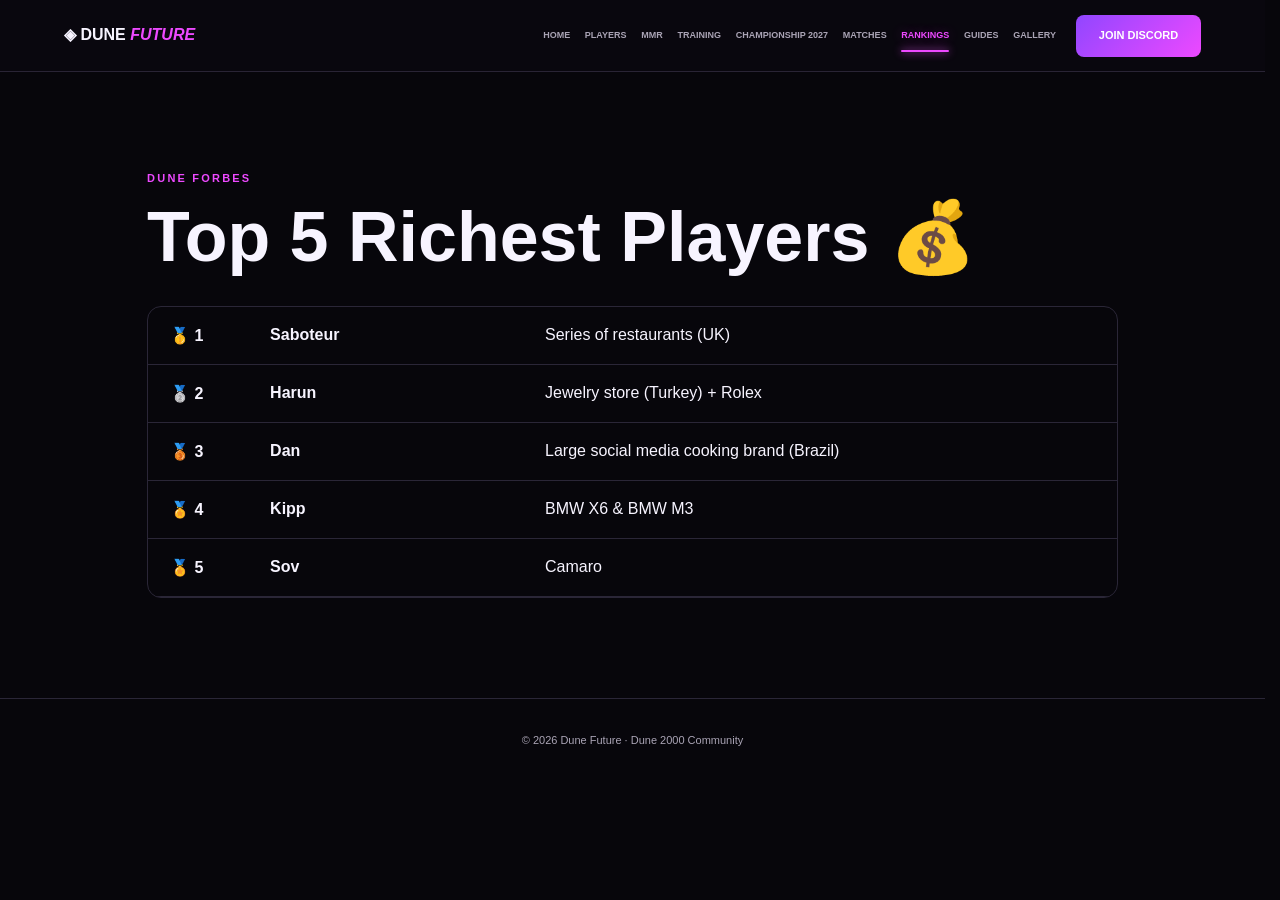
<file: rankings.html>
<!doctype html>
<html lang="en">
<head>
<meta charset="utf-8">
<meta name="viewport" content="width=device-width,initial-scale=1">
<title>Rankings — Dune Future</title>
<link rel="stylesheet" href="style.css?v=nav20261022c">
<link rel="stylesheet" href="navigation-unified.css?v=20261022-final1">
</head>
<body>
<nav class="nav df-global-nav" aria-label="Main navigation"><a class="brand" href="index.html">◈ DUNE <em>FUTURE</em></a><div class="links"><a href="index.html">HOME</a><a href="players.html">PLAYERS</a><a href="mmr.html">MMR</a><a href="training.html">TRAINING</a><a href="championship.html">CHAMPIONSHIP 2027</a><a href="matches.html">MATCHES</a><a href="rankings.html" class="active" aria-current="page">RANKINGS</a><a href="guides.html">GUIDES</a><a href="gallery.html">GALLERY</a></div><a class="join" href="https://discord.gg/vwzzRkhTW5" target="_blank" rel="noopener noreferrer">JOIN DISCORD</a></nav>
<main><section class="wrap section"><div class="kicker">DUNE FORBES</div><h2>Top 5 Richest Players 💰</h2><div class="table"><div class="tr"><b>🥇 1</b><strong>Saboteur</strong><span>Series of restaurants (UK)</span></div><div class="tr"><b>🥈 2</b><strong>Harun</strong><span>Jewelry store (Turkey) + Rolex</span></div><div class="tr"><b>🥉 3</b><strong>Dan</strong><span>Large social media cooking brand (Brazil)</span></div><div class="tr"><b>🏅 4</b><strong>Kipp</strong><span>BMW X6 & BMW M3</span></div><div class="tr"><b>🏅 5</b><strong>Sov</strong><span>Camaro</span></div></div></section></main>
<footer>© 2026 Dune Future · Dune 2000 Community</footer>
<script src="script.js"></script>
</body>
</html>
</file>
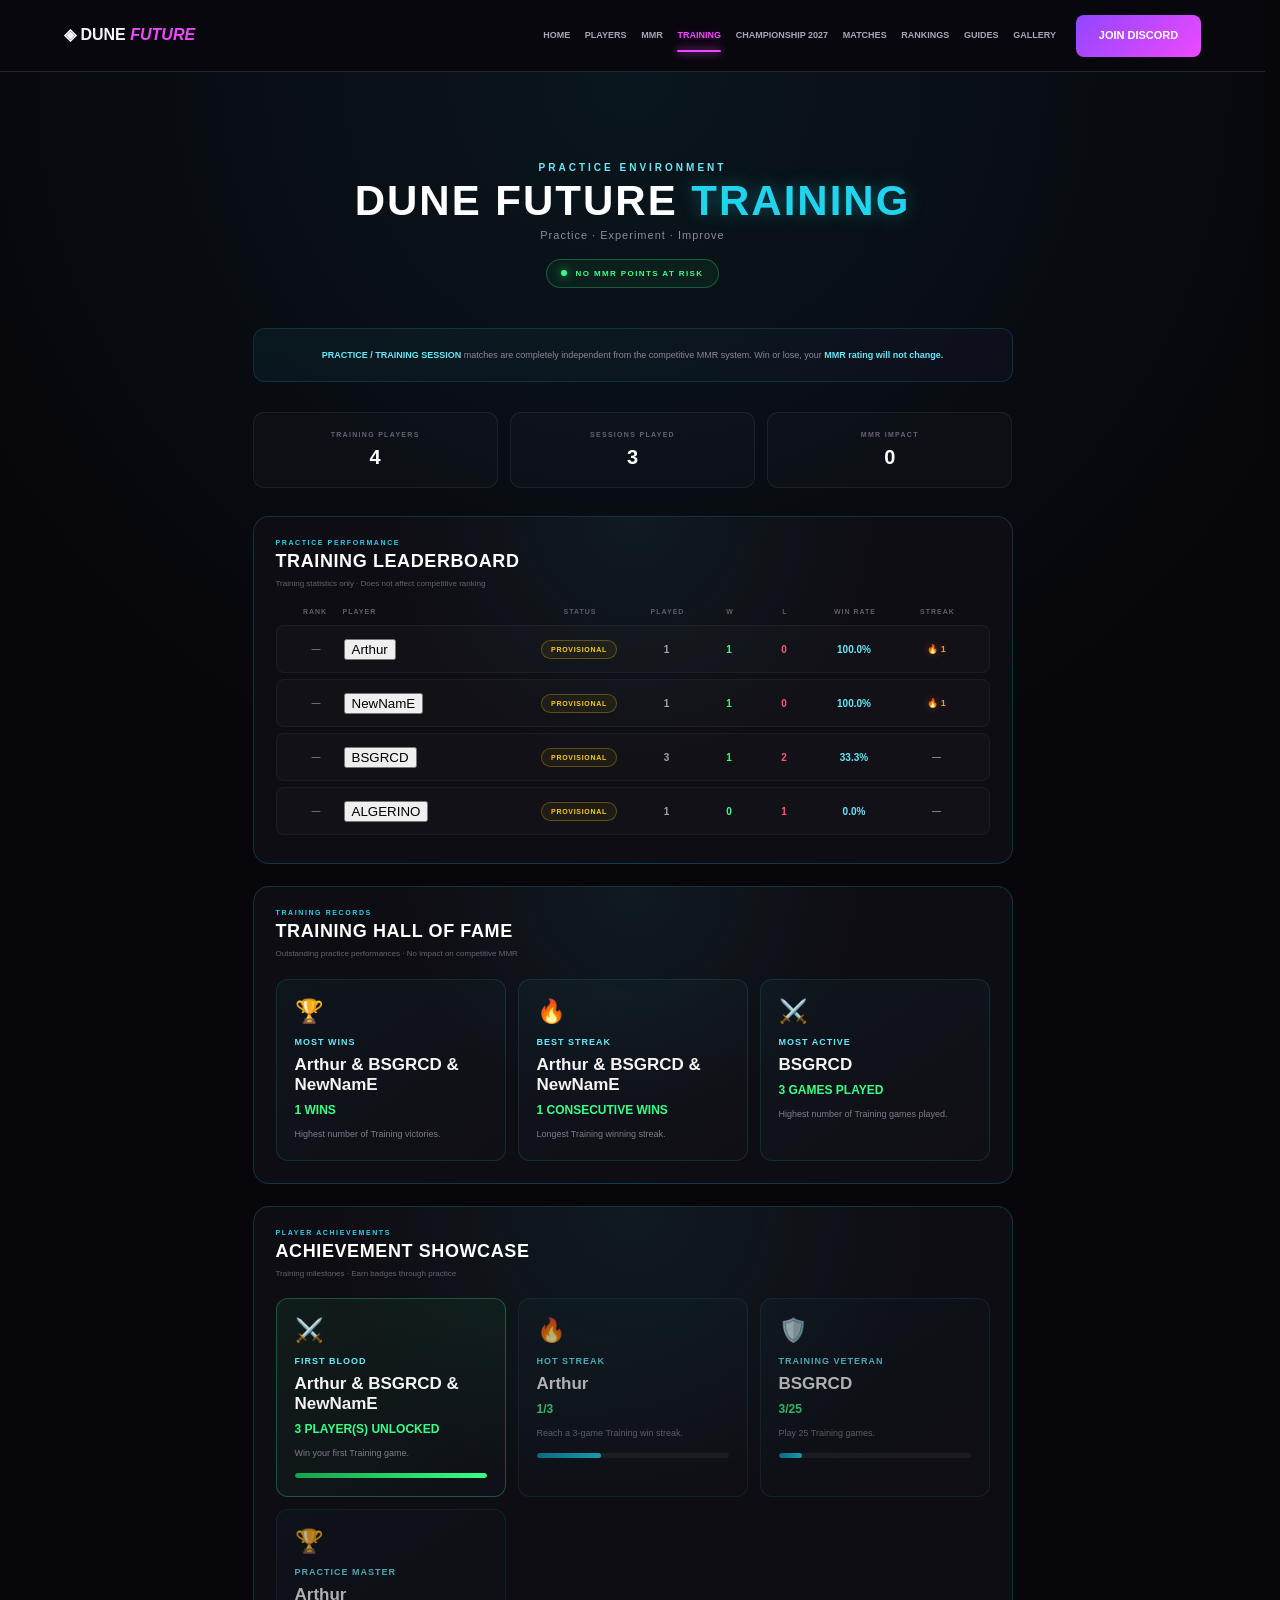
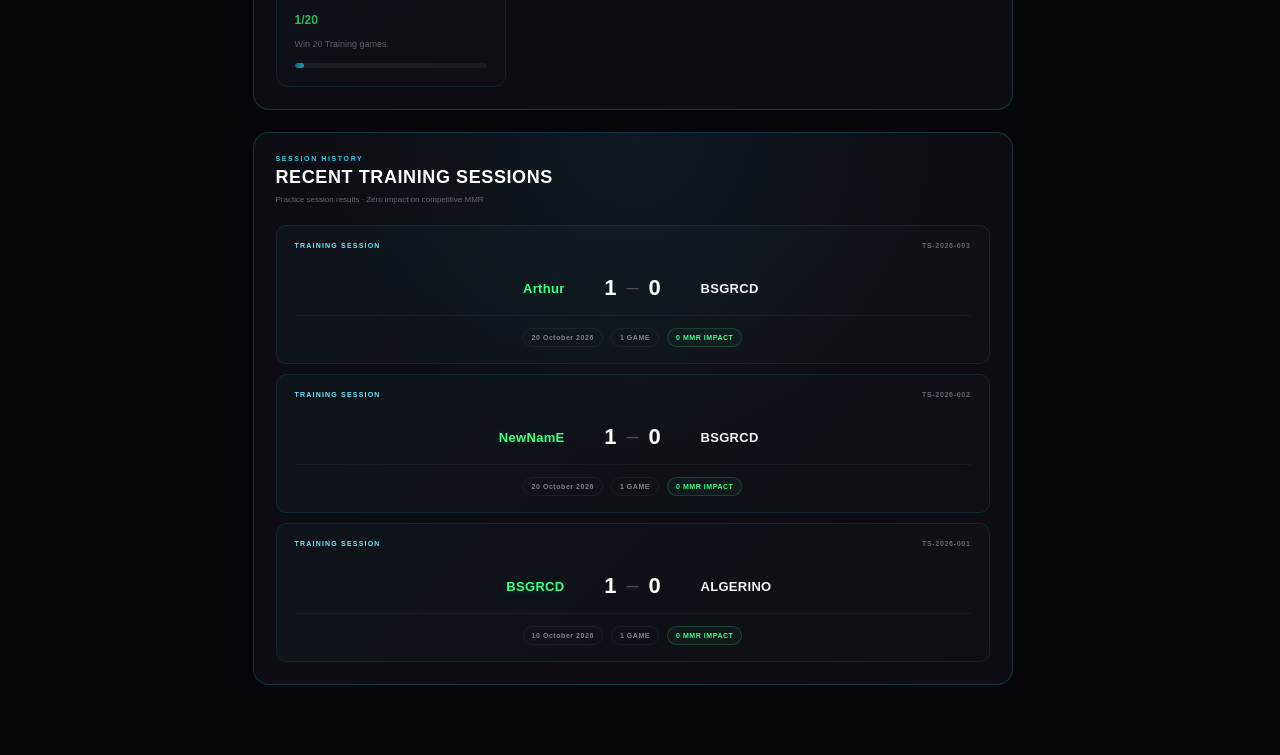
<file: training.html>
<!DOCTYPE html>
<html lang="en">

<head>
  <meta charset="UTF-8">
  <meta name="viewport" content="width=device-width, initial-scale=1.0">

  <title>Training Sessions — Dune Future</title>

  <link rel="stylesheet" href="style.css?v=nav20261022c">

  <style>
    /* =====================================================
       DUNE FUTURE — PRACTICE / TRAINING SYSTEM
       Independent from the Competitive MMR System
    ===================================================== */

    .training-page {
      min-height: calc(100vh - 140px);
      padding: 90px 20px 70px;
      background:
        radial-gradient(
          circle at 50% 0%,
          rgba(34, 211, 238, 0.08),
          transparent 32%
        ),
        #07060b;
      color: #fff;
    }

    .training-container {
      width: 100%;
      max-width: 1000px;
      margin: 0 auto;
    }

    /* =====================================================
       HERO
    ===================================================== */

    .training-heading {
      text-align: center;
      margin-bottom: 40px;
    }

    .training-eyebrow {
      margin-bottom: 12px;

      color: #67e8f9;

      font-size: 10px;
      font-weight: 900;
      letter-spacing: 3px;
    }

    .training-heading h1 {
      margin: 0;

      font-size: 42px;
      font-weight: 900;
      letter-spacing: 2px;
    }

    .training-heading h1 span {
      color: #22d3ee;

      text-shadow:
        0 0 18px rgba(34, 211, 238, 0.35);
    }

    .training-description {
      margin-top: 12px;

      color: #8f8999;

      font-size: 11px;
      letter-spacing: 1px;
    }

    /* =====================================================
       NO MMR RISK BADGE
    ===================================================== */

    .training-safe-badge {
      display: inline-flex;
      align-items: center;
      gap: 8px;

      margin-top: 18px;
      padding: 9px 14px;

      border:
        1px solid rgba(57, 255, 136, 0.28);

      border-radius: 999px;

      background:
        rgba(57, 255, 136, 0.055);

      color: #39ff88;

      font-size: 8px;
      font-weight: 900;
      letter-spacing: 1.4px;
    }

    .training-safe-dot {
      width: 6px;
      height: 6px;

      border-radius: 50%;

      background: #39ff88;

      box-shadow:
        0 0 10px rgba(57, 255, 136, 0.8);
    }

    /* =====================================================
       SYSTEM INFORMATION
    ===================================================== */

    .training-system-info {
      max-width: 760px;
      margin: 0 auto 30px;
      padding: 18px 20px;

      border:
        1px solid rgba(34, 211, 238, 0.16);

      border-radius: 12px;

      background:
        linear-gradient(
          135deg,
          rgba(34, 211, 238, 0.055),
          rgba(168, 85, 247, 0.035)
        );

      text-align: center;

      color: #8d8795;

      font-size: 9px;
      line-height: 1.8;
    }

    .training-system-info strong {
      color: #67e8f9;
    }

    /* =====================================================
       SUMMARY CARDS
    ===================================================== */

    .training-summary {
      display: grid;

      grid-template-columns:
        repeat(3, 1fr);

      gap: 12px;

      max-width: 760px;
      margin: 0 auto 28px;
    }

    .training-summary-card {
      padding: 18px;

      border:
        1px solid rgba(255,255,255,0.065);

      border-radius: 11px;

      background:
        rgba(255,255,255,0.018);

      text-align: center;
    }

    .training-summary-card span {
      display: block;

      margin-bottom: 8px;

      color: #686271;

      font-size: 7px;
      font-weight: 900;
      letter-spacing: 1.3px;
    }

    .training-summary-card strong {
      color: #ffffff;

      font-size: 20px;
      font-weight: 900;
    }

    /* =====================================================
       LEADERBOARD
    ===================================================== */

    .training-board {
      max-width: 760px;
      margin: 0 auto;

      padding: 22px;

      border:
        1px solid rgba(34, 211, 238, 0.20);

      border-radius: 16px;

      background:
        radial-gradient(
          circle at 50% 0%,
          rgba(34, 211, 238, 0.065),
          transparent 48%
        ),
        #0e0d13;
    }

    .training-board-header {
      margin-bottom: 18px;
    }

    .training-board-kicker {
      margin-bottom: 5px;

      color: #22d3ee;

      font-size: 7px;
      font-weight: 900;
      letter-spacing: 1.6px;
    }

    .training-board-title {
      margin: 0;

      color: #ffffff;

      font-size: 18px;
      font-weight: 900;
      letter-spacing: .6px;
    }

    .training-board-subtitle {
      margin-top: 6px;

      color: #686271;

      font-size: 8px;
      line-height: 1.6;
    }

    /* =====================================================
       TABLE
    ===================================================== */

    .training-table-header,
    .training-row {
      display: grid;

grid-template-columns:
  55px
  minmax(120px, 1fr)
  105px
  70px
  55px
  55px
  85px
  80px;

      align-items: center;
    }

    .training-table-header {
      padding: 0 12px 10px;

      color: #625d68;

      font-size: 7px;
      font-weight: 900;
      letter-spacing: 1px;
    }

    .training-table-header div:not(:nth-child(2)) {
      text-align: center;
    }

    .training-row {
      min-height: 48px;

      margin-bottom: 6px;
      padding: 0 12px;

      border:
        1px solid rgba(255,255,255,0.045);

      border-radius: 8px;

      background:
        rgba(255,255,255,0.018);

      transition:
        transform .18s ease,
        border-color .18s ease,
        background .18s ease;
    }

    .training-row:hover {
      transform:
        translateX(4px);

      border-color:
        rgba(34,211,238,.25);

      background:
        rgba(34,211,238,.04);
    }

    .training-rank {
      text-align: center;

      color: #77717f;

      font-size: 9px;
      font-weight: 900;
    }

    .training-player {
      color: #f4f1f5;

      font-size: 11px;
      font-weight: 900;
    }

    .training-stat {
      text-align: center;

      color: #a7a1ad;

      font-size: 10px;
      font-weight: 800;
    }

    .training-wins {
      color: #39ff88;
    }

    .training-losses {
      color: #ff5570;
    }

    .training-winrate {
      color: #67e8f9;
    }
/* =====================================================
   TRAINING STATUS
===================================================== */

.training-status {
  display: flex;
  justify-content: center;
  align-items: center;
}

.training-status-badge {
  display: inline-flex;
  align-items: center;
  justify-content: center;

  min-width: 76px;

  padding: 5px 8px;

  border-radius: 999px;

  font-size: 7px;
  font-weight: 900;
  letter-spacing: .7px;
}


/* RANKED */

.training-status-badge.ranked {
  color: #39ff88;

  border:
    1px solid rgba(57,255,136,.30);

  background:
    rgba(57,255,136,.07);

  box-shadow:
    0 0 12px rgba(57,255,136,.05);
}


/* PROVISIONAL */

.training-status-badge.provisional {
  color: #facc15;

  border:
    1px solid rgba(250,204,21,.28);

  background:
    rgba(250,204,21,.06);
}


/* =====================================================
   TRAINING STREAK
===================================================== */

.training-streak {
  text-align: center;

  color: #8b8590;

  font-size: 9px;
  font-weight: 900;
}

.training-streak.active {
  color: #fb923c;

  text-shadow:
    0 0 8px rgba(251,146,60,.30);
}
    /* =====================================================
       EMPTY STATE
    ===================================================== */

    .training-empty {
      padding: 42px 20px;

      text-align: center;

      border:
        1px dashed rgba(255,255,255,.08);

      border-radius: 10px;

      color: #686271;

      font-size: 9px;
      line-height: 1.8;
    }

    .training-empty strong {
      display: block;

      margin-bottom: 6px;

      color: #9c96a4;

      font-size: 11px;
    }
/* =====================================================
   STAGE 7D - TRAINING SHOWCASE
====================================================== */

.training-showcase-board {
  margin-top: 22px;
}

.training-showcase-grid {
  display: grid;
  grid-template-columns: repeat(3, minmax(0, 1fr));
  gap: 12px;
}

/* SHOWCASE CARDS */

.training-showcase-card {
  min-width: 0;
  padding: 18px;

  border: 1px solid rgba(34, 211, 238, .14);
  border-radius: 12px;

  background: linear-gradient(
    145deg,
    rgba(34, 211, 238, .045),
    rgba(255, 255, 255, .012)
  );

  transition:
    transform .2s ease,
    border-color .2s ease;
}

.training-showcase-card:hover {
  transform: translateY(-2px);
  border-color: rgba(34, 211, 238, .35);
}

/* CARD CONTENT */

.training-showcase-icon {
  margin-bottom: 12px;
  font-size: 23px;
}

.training-showcase-label {
  margin-bottom: 8px;

  color: #67e8f9;
  font-size: 9px;
  font-weight: 900;
  letter-spacing: 1px;
}

.training-showcase-player {
  color: #f5f3f6;
  font-size: 17px;
  font-weight: 900;
  overflow-wrap: anywhere;
}

.training-showcase-value {
  margin-top: 8px;

  color: #39ff88;
  font-size: 12px;
  font-weight: 900;
}

.training-showcase-description {
  margin-top: 10px;

  color: #817c89;
  font-size: 9px;
  line-height: 1.6;
}

/* ACHIEVEMENT CARDS */

.training-showcase-card.achievement-unlocked {
  border-color: rgba(57, 255, 136, .28);

  background: linear-gradient(
    145deg,
    rgba(57, 255, 136, .065),
    rgba(34, 211, 238, .02)
  );
}

.training-showcase-card.achievement-locked {
  opacity: .7;
}

/* PROGRESS BAR */

.training-showcase-progress {
  height: 5px;
  margin-top: 12px;
  overflow: hidden;

  border-radius: 999px;
  background: rgba(255, 255, 255, .075);
}

.training-showcase-progress-fill {
  height: 100%;
  width: 0;
  border-radius: inherit;

  background: linear-gradient(
    90deg,
    #0891b2,
    #22d3ee
  );
}

.training-showcase-card.achievement-unlocked
.training-showcase-progress-fill {
  background: linear-gradient(
    90deg,
    #16a34a,
    #39ff88
  );
}

/* RESPONSIVE */

@media (max-width: 800px) {
  .training-showcase-grid {
    grid-template-columns: repeat(2, minmax(0, 1fr));
  }
}

@media (max-width: 480px) {
  .training-showcase-grid {
    grid-template-columns: 1fr;
  }
}    
/* =====================================================
   RECENT TRAINING SESSIONS
===================================================== */

.training-sessions-board {
  margin-top: 22px;
}


/* SESSION LIST */

.training-session-list {
  display: grid;
  gap: 10px;
}


/* SESSION CARD */

.training-session-card {
  position: relative;

  overflow: hidden;

  padding: 16px 18px;

  border:
    1px solid rgba(34,211,238,.10);

  border-radius: 10px;

  background:
    linear-gradient(
      135deg,
      rgba(34,211,238,.035),
      rgba(255,255,255,.012)
    );

  transition:
    transform .18s ease,
    border-color .18s ease,
    background .18s ease;
}


.training-session-card:hover {
  transform:
    translateY(-2px);

  border-color:
    rgba(34,211,238,.28);

  background:
    linear-gradient(
      135deg,
      rgba(34,211,238,.065),
      rgba(255,255,255,.018)
    );
}


/* =====================================================
   SESSION TOP
===================================================== */

.training-session-top {
  display: flex;

  justify-content: space-between;
  align-items: center;

  gap: 12px;

  margin-bottom: 16px;
}


.training-session-label {
  color: #67e8f9;

  font-size: 7px;
  font-weight: 900;

  letter-spacing: 1.2px;
}


.training-session-id {
  color: #686271;

  font-size: 7px;
  font-weight: 800;

  letter-spacing: .7px;
}


/* =====================================================
   SESSION SCORE
===================================================== */

.training-session-score {
  display: grid;

  grid-template-columns:
    minmax(100px, 1fr)
    auto
    minmax(100px, 1fr);

  align-items: center;

  gap: 18px;

  padding:
    12px 0 16px;
}


.training-session-player {
  color: #f4f1f5;

  font-size: 13px;
  font-weight: 900;

  letter-spacing: .3px;
}


.training-session-player:first-child {
  text-align: right;
}


.training-session-player:last-child {
  text-align: left;
}


.training-session-result {
  display: flex;

  align-items: center;
  justify-content: center;

  gap: 10px;

  min-width: 100px;
}


.training-session-number {
  color: #ffffff;

  font-size: 22px;
  font-weight: 900;

  line-height: 1;
}


.training-session-dash {
  color: #4f4a55;

  font-size: 12px;
  font-weight: 900;
}


/* WINNER */

.training-session-player.winner {
  color: #39ff88;

  text-shadow:
    0 0 10px rgba(57,255,136,.16);
}


/* =====================================================
   SESSION META
===================================================== */

.training-session-meta {
  display: flex;

  flex-wrap: wrap;

  justify-content: center;
  align-items: center;

  gap: 8px;

  padding-top: 12px;

  border-top:
    1px solid rgba(255,255,255,.045);
}


.training-session-meta-item {
  padding:
    5px 8px;

  border:
    1px solid rgba(255,255,255,.055);

  border-radius: 999px;

  color: #827c89;

  font-size: 7px;
  font-weight: 900;

  letter-spacing: .55px;
}


.training-session-meta-item.safe {
  color: #39ff88;

  border-color:
    rgba(57,255,136,.18);

  background:
    rgba(57,255,136,.035);
}
    /* =====================================================
       MOBILE
    ===================================================== */

    @media (max-width: 700px) {

      .training-page {
        padding:
          60px 14px 50px;
      }

      .training-heading h1 {
        font-size: 29px;
      }

      .training-summary {
        grid-template-columns: 1fr;
      }

      .training-board {
        padding: 14px;
      }

.training-table-header,
.training-row {
  grid-template-columns:
    38px
    minmax(90px, 1fr)
    82px
    52px
    68px;
}


/* =====================================================
   MOBILE COLUMN VISIBILITY

   Visible:
   1 = Rank
   2 = Player
   3 = Status
   4 = Played
   8 = Streak

   Hidden:
   5 = Wins
   6 = Losses
   7 = Win Rate
===================================================== */

.training-table-header div:nth-child(5),
.training-table-header div:nth-child(6),
.training-table-header div:nth-child(7),
.training-row > div:nth-child(5),
.training-row > div:nth-child(6),
.training-row > div:nth-child(7) {
  display: none;
}


.training-status-badge {
  min-width: 68px;

  padding:
    4px 6px;

  font-size: 6px;

  letter-spacing:
    .45px;
}


.training-player {
  overflow: hidden;

  text-overflow: ellipsis;

  white-space: nowrap;
}

    }
/* =====================================================
   TRAINING PLAYER PROFILE
====================================================== */

.training-profile-overlay {
  position: fixed;
  inset: 0;
  z-index: 9999;

  display: flex;
  align-items: center;
  justify-content: center;

  padding: 24px;

  background:
    radial-gradient(
      circle at center,
      rgba(34, 211, 238, .08),
      rgba(0, 0, 0, .88) 55%
    );

  backdrop-filter: blur(8px);

  opacity: 0;
  visibility: hidden;
  pointer-events: none;

  transition:
    opacity .22s ease,
    visibility .22s ease;
}


.training-profile-overlay.active {
  opacity: 1;
  visibility: visible;
  pointer-events: auto;
}


/* MODAL */

.training-profile-modal {
  position: relative;

  width: min(520px, 100%);
  max-height: 90vh;
  overflow-y: auto;

  padding: 34px 30px 26px;

  border: 1px solid rgba(34, 211, 238, .22);
  border-radius: 16px;

  background:
    linear-gradient(
      145deg,
      rgba(13, 18, 24, .98),
      rgba(7, 10, 15, .99)
    );

  box-shadow:
    0 30px 80px rgba(0, 0, 0, .65),
    0 0 40px rgba(34, 211, 238, .06);

  transform: translateY(14px) scale(.98);

  transition:
    transform .22s ease;
}


.training-profile-overlay.active
.training-profile-modal {
  transform: translateY(0) scale(1);
}


/* CLOSE */

.training-profile-close {
  position: absolute;
  top: 14px;
  right: 16px;

  width: 30px;
  height: 30px;

  display: flex;
  align-items: center;
  justify-content: center;

  border: 1px solid rgba(255, 255, 255, .08);
  border-radius: 50%;

  background: rgba(255, 255, 255, .025);

  color: #77717d;

  font-size: 18px;
  font-weight: 700;

  cursor: pointer;

  transition:
    color .18s ease,
    border-color .18s ease,
    background .18s ease,
    transform .18s ease;
}


.training-profile-close:hover {
  color: #67e8f9;
  border-color: rgba(34, 211, 238, .28);
  background: rgba(34, 211, 238, .06);
  transform: rotate(90deg);
}


/* HEADER */

.training-profile-header {
  text-align: center;
  padding: 8px 30px 24px;
}


.training-profile-kicker {
  margin-bottom: 8px;

  color: #67e8f9;

  font-size: 8px;
  font-weight: 900;
  letter-spacing: 1.8px;
}


.training-profile-name {
  margin: 0;

  color: #f5f3f6;

  font-size: 28px;
  font-weight: 900;
  letter-spacing: .6px;
}


.training-profile-status {
  display: inline-flex;
  align-items: center;
  justify-content: center;

  margin-top: 12px;
  padding: 6px 12px;

  border: 1px solid rgba(250, 204, 21, .25);
  border-radius: 999px;

  background: rgba(250, 204, 21, .055);

  color: #facc15;

  font-size: 7px;
  font-weight: 900;
  letter-spacing: 1px;
}
.training-profile-status.ranked {
  color: #39ff88;

  border-color:
    rgba(57, 255, 136, .30);

  background:
    rgba(57, 255, 136, .07);

  box-shadow:
    0 0 14px
    rgba(57, 255, 136, .06);
}

/* PRIMARY STATS */

.training-profile-stats {
  display: grid;
  grid-template-columns: repeat(4, 1fr);

  border-top: 1px solid rgba(255, 255, 255, .055);
  border-bottom: 1px solid rgba(255, 255, 255, .055);
}


.training-profile-stat {
  padding: 18px 8px;
  text-align: center;
}


.training-profile-stat + .training-profile-stat {
  border-left: 1px solid rgba(255, 255, 255, .045);
}


.training-profile-stat span {
  display: block;
  margin-bottom: 7px;

  color: #716b78;

  font-size: 7px;
  font-weight: 900;
  letter-spacing: .8px;
}


.training-profile-stat strong {
  color: #f5f3f6;

  font-size: 18px;
  font-weight: 900;
}


/* TRAINING RECORD */

.training-profile-record {
  margin-top: 22px;
}


.training-profile-record-title {
  margin-bottom: 10px;

  color: #67e8f9;

  font-size: 8px;
  font-weight: 900;
  letter-spacing: 1.2px;
}


.training-profile-record-row {
  display: flex;
  align-items: center;
  justify-content: space-between;

  padding: 11px 2px;

  border-bottom: 1px solid rgba(255, 255, 255, .04);
}


.training-profile-record-row span {
  color: #77717d;

  font-size: 8px;
  font-weight: 800;
  letter-spacing: .65px;
}


.training-profile-record-row strong {
  color: #f5f3f6;

  font-size: 10px;
  font-weight: 900;
}


.training-profile-safe {
  color: #39ff88 !important;

  text-shadow:
    0 0 9px rgba(57, 255, 136, .22);
}


/* FOOTER */

.training-profile-footer {
  margin-top: 24px;

  text-align: center;

  color: #4f4a55;

  font-size: 7px;
  font-weight: 900;
  letter-spacing: 1.3px;
}


/* MOBILE */

@media (max-width: 600px) {

  .training-profile-overlay {
    padding: 14px;
  }

  .training-profile-modal {
    padding:
      30px 18px
      22px;
  }

  .training-profile-name {
    font-size: 23px;
  }

  .training-profile-stats {
    grid-template-columns:
      repeat(2, 1fr);
  }

  .training-profile-stat:nth-child(3) {
    border-left: 0;
    border-top:
      1px solid
      rgba(255, 255, 255, .045);
  }

  .training-profile-stat:nth-child(4) {
    border-top:
      1px solid
      rgba(255, 255, 255, .045);
  }

}
/* =====================================================
   STAGE 7C - TRAINING RECORDS & ACHIEVEMENTS
====================================================== */

/* HEAD-TO-HEAD RECORDS */

.training-profile-opponents {
  display: flex;
  flex-direction: column;
}

.training-profile-opponents .training-profile-record-row {
  gap: 12px;
}

.training-profile-opponents .training-profile-record-row span {
  overflow-wrap: anywhere;
}

.training-profile-opponents .training-profile-record-row strong {
  color: #67e8f9;
  white-space: nowrap;
}


/* ACHIEVEMENTS SECTION */

.training-profile-achievements {
  margin-top: 26px;
  padding-top: 20px;

  border-top: 1px solid rgba(255, 255, 255, .055);
}

.training-profile-achievements-header {
  display: flex;
  align-items: center;
  justify-content: space-between;

  gap: 12px;
  margin-bottom: 14px;
}

.training-profile-achievements-header
.training-profile-record-title {
  margin-bottom: 0;
}

.training-profile-achievements-count {
  color: #67e8f9;

  font-size: 8px;
  font-weight: 900;
  letter-spacing: .6px;

  white-space: nowrap;
}


/* ACHIEVEMENT GRID */

.training-profile-achievements-grid {
  display: grid;
  grid-template-columns: repeat(2, minmax(0, 1fr));
  gap: 10px;
}


/* INDIVIDUAL BADGE */

.training-achievement-badge {
  position: relative;

  display: flex;
  flex-direction: column;

  min-width: 0;
  min-height: 105px;

  padding: 14px 12px;

  border: 1px solid rgba(255, 255, 255, .07);
  border-radius: 10px;

  background: rgba(255, 255, 255, .018);

  transition:
    border-color .2s ease,
    box-shadow .2s ease,
    transform .2s ease;
}

.training-achievement-badge.unlocked {
  border-color: rgba(57, 255, 136, .3);

  background:
    linear-gradient(
      145deg,
      rgba(57, 255, 136, .075),
      rgba(34, 211, 238, .025)
    );

  box-shadow:
    inset 0 0 18px rgba(57, 255, 136, .025),
    0 0 14px rgba(57, 255, 136, .045);
}

.training-achievement-badge.unlocked:hover {
  transform: translateY(-2px);
  border-color: rgba(57, 255, 136, .5);
}

.training-achievement-badge.locked {
  opacity: .65;
}


/* BADGE CONTENT */

.training-achievement-top {
  display: flex;
  align-items: center;
  gap: 8px;
}

.training-achievement-icon {
  font-size: 18px;
  line-height: 1;
}

.training-achievement-name {
  color: #f5f3f6;

  font-size: 9px;
  font-weight: 900;
  letter-spacing: .4px;

  overflow-wrap: anywhere;
}

.training-achievement-description {
  margin-top: 10px;

  color: #817c89;

  font-size: 8px;
  line-height: 1.5;
}

.training-achievement-status {
  margin-top: auto;
  padding-top: 12px;

  color: #77717d;

  font-size: 8px;
  font-weight: 900;
  letter-spacing: .5px;
}

.training-achievement-badge.unlocked
.training-achievement-status {
  color: #39ff88;
}


/* PROGRESS BAR */

.training-achievement-progress {
  height: 4px;
  margin-top: 8px;

  overflow: hidden;

  border-radius: 999px;
  background: rgba(255, 255, 255, .07);
}

.training-achievement-progress-fill {
  height: 100%;
  width: 0;

  border-radius: inherit;

  background:
    linear-gradient(
      90deg,
      #0891b2,
      #22d3ee
    );

  transition: width .3s ease;
}

.training-achievement-badge.unlocked
.training-achievement-progress-fill {
  background:
    linear-gradient(
      90deg,
      #16a34a,
      #39ff88
    );
}


/* MOBILE */

@media (max-width: 600px) {

  .training-profile-achievements-header {
    align-items: flex-start;
    flex-wrap: wrap;
  }

  .training-profile-achievements-grid {
    gap: 8px;
  }

  .training-achievement-badge {
    padding: 12px 10px;
    min-height: 115px;
  }

  .training-achievement-name {
    font-size: 8px;
  }

  .training-achievement-icon {
    font-size: 16px;
  }

}

@media (max-width: 380px) {

  .training-profile-achievements-grid {
    grid-template-columns: 1fr;
  }

}    
/* =====================================================
   TRAINING SESSION DETAILS
====================================================== */

.training-session-overlay {
  position: fixed;
  inset: 0;
  z-index: 10000;

  display: flex;
  align-items: center;
  justify-content: center;

  padding: 24px;

  background:
    radial-gradient(
      circle at center,
      rgba(34, 211, 238, .08),
      rgba(0, 0, 0, .88) 55%
    );

  backdrop-filter: blur(8px);

  opacity: 0;
  visibility: hidden;
  pointer-events: none;

  transition:
    opacity .22s ease,
    visibility .22s ease;
}


.training-session-overlay.active {
  opacity: 1;
  visibility: visible;
  pointer-events: auto;
}


/* MODAL */

.training-session-modal {
  position: relative;

  width: min(620px, 100%);
  max-height: 90vh;
  overflow-y: auto;

  padding: 34px 30px 26px;

  border: 1px solid rgba(34, 211, 238, .22);
  border-radius: 16px;

  background:
    linear-gradient(
      145deg,
      rgba(13, 18, 24, .98),
      rgba(7, 10, 15, .99)
    );

  box-shadow:
    0 30px 80px rgba(0, 0, 0, .65),
    0 0 40px rgba(34, 211, 238, .06);

  transform:
    translateY(14px)
    scale(.98);

  transition:
    transform .22s ease;
}


.training-session-overlay.active
.training-session-modal {
  transform:
    translateY(0)
    scale(1);
}


/* CLOSE */

.training-session-close {
  position: absolute;
  top: 14px;
  right: 16px;

  width: 30px;
  height: 30px;

  display: flex;
  align-items: center;
  justify-content: center;

  border:
    1px solid
    rgba(255, 255, 255, .08);

  border-radius: 50%;

  background:
    rgba(255, 255, 255, .025);

  color: #77717d;

  font-size: 18px;
  font-weight: 700;

  cursor: pointer;

  transition:
    color .18s ease,
    border-color .18s ease,
    background .18s ease,
    transform .18s ease;
}


.training-session-close:hover {
  color: #67e8f9;

  border-color:
    rgba(34, 211, 238, .28);

  background:
    rgba(34, 211, 238, .06);

  transform: rotate(90deg);
}


/* HEADER */

.training-session-detail-header {
  padding:
    8px 34px
    22px;

  text-align: center;
}


.training-session-detail-kicker {
  margin-bottom: 8px;

  color: #67e8f9;

  font-size: 8px;
  font-weight: 900;
  letter-spacing: 1.8px;
}


.training-session-detail-title {
  margin: 0;

  color: #f5f3f6;

  font-size: 25px;
  font-weight: 900;
  letter-spacing: .6px;
}


.training-session-detail-id {
  margin-top: 9px;

  color: #625d68;

  font-size: 7px;
  font-weight: 900;
  letter-spacing: 1px;
}


/* SCORE */

.training-session-detail-score {
  display: grid;

  grid-template-columns:
    minmax(100px, 1fr)
    auto
    minmax(100px, 1fr);

  align-items: center;

  gap: 20px;

  padding: 20px 0;

  border-top:
    1px solid
    rgba(255, 255, 255, .055);

  border-bottom:
    1px solid
    rgba(255, 255, 255, .055);
}


.training-session-detail-player {
  color: #f5f3f6;

  font-size: 14px;
  font-weight: 900;

  letter-spacing: .35px;

  overflow: hidden;
  text-overflow: ellipsis;
  white-space: nowrap;
}


.training-session-detail-player:first-child {
  text-align: right;
}


.training-session-detail-player:last-child {
  text-align: left;
}


.training-session-detail-player.winner {
  color: #39ff88;

  text-shadow:
    0 0 12px
    rgba(57, 255, 136, .18);
}


.training-session-detail-result {
  display: flex;
  align-items: center;
  justify-content: center;

  gap: 12px;

  min-width: 105px;
}


.training-session-detail-result strong {
  color: #fff;

  font-size: 26px;
  font-weight: 900;
}


.training-session-detail-result span {
  color: #4f4a55;

  font-size: 13px;
  font-weight: 900;
}


/* META */

.training-session-detail-meta {
  display: flex;
  flex-wrap: wrap;

  justify-content: center;
  align-items: center;

  gap: 8px;

  padding: 15px 0;
}


.training-session-detail-meta > span {
  padding: 5px 9px;

  border:
    1px solid
    rgba(255, 255, 255, .055);

  border-radius: 999px;

  color: #827c89;

  font-size: 7px;
  font-weight: 900;
  letter-spacing: .55px;
}


.training-session-detail-meta > span.safe {
  color: #39ff88;

  border-color:
    rgba(57, 255, 136, .18);

  background:
    rgba(57, 255, 136, .035);
}


/* GAME HISTORY */

.training-session-games {
  margin-top: 12px;
}


.training-session-games-title {
  margin-bottom: 10px;

  color: #67e8f9;

  font-size: 8px;
  font-weight: 900;
  letter-spacing: 1.2px;
}


.training-session-game-list {
  display: grid;
  gap: 7px;
}


.training-session-game {
  display: grid;

  grid-template-columns:
    70px
    minmax(90px, 1fr)
    auto;

  align-items: center;

  gap: 12px;

  padding: 11px 12px;

  border:
    1px solid
    rgba(255, 255, 255, .045);

  border-radius: 8px;

  background:
    rgba(255, 255, 255, .015);
}


.training-session-game-number {
  color: #686271;

  font-size: 7px;
  font-weight: 900;
  letter-spacing: .8px;
}


.training-session-game-winner {
  color: #f5f3f6;

  font-size: 9px;
  font-weight: 900;
}


.training-session-game-result {
  color: #39ff88;

  font-size: 7px;
  font-weight: 900;
  letter-spacing: .65px;
}


.training-session-game-empty {
  padding: 24px;

  border:
    1px dashed
    rgba(255, 255, 255, .07);

  border-radius: 8px;

  text-align: center;

  color: #5d5862;

  font-size: 8px;
  font-weight: 900;
  letter-spacing: .8px;
}


/* FOOTER */

.training-session-detail-footer {
  margin-top: 24px;

  text-align: center;

  color: #4f4a55;

  font-size: 7px;
  font-weight: 900;
  letter-spacing: 1.3px;
}


/* MOBILE */

@media (max-width: 600px) {

  .training-session-overlay {
    padding: 14px;
  }


  .training-session-modal {
    padding:
      30px 18px
      22px;
  }


  .training-session-detail-title {
    font-size: 21px;
  }


  .training-session-detail-score {
    grid-template-columns:
      minmax(70px, 1fr)
      auto
      minmax(70px, 1fr);

    gap: 10px;
  }


  .training-session-detail-player {
    font-size: 11px;
  }


  .training-session-detail-result {
    min-width: 78px;
    gap: 8px;
  }


  .training-session-detail-result strong {
    font-size: 21px;
  }


  .training-session-game {
    grid-template-columns:
      58px
      minmax(80px, 1fr)
      auto;

    gap: 8px;

    padding: 10px;
  }

}    
  </style>
<link rel="stylesheet" href="navigation-unified.css?v=20261022-final1">
</head>


<body>

  <!-- =====================================================
       NAVIGATION
  ====================================================== -->

  <nav class="nav df-global-nav" aria-label="Main navigation"><a class="brand" href="index.html">◈ DUNE <em>FUTURE</em></a><div class="links"><a href="index.html">HOME</a><a href="players.html">PLAYERS</a><a href="mmr.html">MMR</a><a href="training.html" class="active" aria-current="page">TRAINING</a><a href="championship.html">CHAMPIONSHIP 2027</a><a href="matches.html">MATCHES</a><a href="rankings.html">RANKINGS</a><a href="guides.html">GUIDES</a><a href="gallery.html">GALLERY</a></div><a class="join" href="https://discord.gg/vwzzRkhTW5" target="_blank" rel="noopener noreferrer">JOIN DISCORD</a></nav>


  <!-- =====================================================
       TRAINING PAGE
  ====================================================== -->

  <main class="training-page">

    <div class="training-container">


      <!-- HERO -->

      <div class="training-heading">

        <div class="training-eyebrow">
          PRACTICE ENVIRONMENT
        </div>

        <h1>
          DUNE FUTURE
          <span>TRAINING</span>
        </h1>

        <div class="training-description">
          Practice · Experiment · Improve
        </div>

        <div class="training-safe-badge">
          <span class="training-safe-dot"></span>
          NO MMR POINTS AT RISK
        </div>

      </div>


      <!-- SYSTEM INFORMATION -->

      <div class="training-system-info">

        <strong>
          PRACTICE / TRAINING SESSION
        </strong>

        matches are completely independent
        from the competitive MMR system.

        Win or lose, your
        <strong>MMR rating will not change.</strong>

      </div>


      <!-- SUMMARY -->

      <div class="training-summary">

        <div class="training-summary-card">
          <span>TRAINING PLAYERS</span>
          <strong id="trainingPlayerCount">
            0
          </strong>
        </div>

        <div class="training-summary-card">
          <span>SESSIONS PLAYED</span>
          <strong id="trainingMatchCount">
            0
          </strong>
        </div>

        <div class="training-summary-card">
          <span>MMR IMPACT</span>
          <strong>
            0
          </strong>
        </div>

      </div>


      <!-- TRAINING LEADERBOARD -->

      <section class="training-board">

        <div class="training-board-header">

          <div class="training-board-kicker">
            PRACTICE PERFORMANCE
          </div>

          <h2 class="training-board-title">
            TRAINING LEADERBOARD
          </h2>

          <div class="training-board-subtitle">
            Training statistics only ·
            Does not affect competitive ranking
          </div>

        </div>


<div class="training-table-header">

  <div>RANK</div>
  <div>PLAYER</div>
  <div>STATUS</div>
  <div>PLAYED</div>
  <div>W</div>
  <div>L</div>
  <div>WIN RATE</div>
  <div>STREAK</div>

</div>


        <div id="trainingLeaderboard">

          <div class="training-empty">

            <strong>
              NO TRAINING SESSIONS RECORDED
            </strong>

            Training matches will appear here
            once they are added to the
            Training System.

          </div>

        </div>

      </section>
      <!-- =====================================================
     STAGE 7D - TRAINING HALL OF FAME
====================================================== -->

<section
  class="training-board training-showcase-board"
  id="trainingHallOfFame"
>

  <div class="training-board-header">

    <div class="training-board-kicker">
      TRAINING RECORDS
    </div>

    <h2 class="training-board-title">
      TRAINING HALL OF FAME
    </h2>

    <div class="training-board-subtitle">
      Outstanding practice performances ·
      No impact on competitive MMR
    </div>

  </div>

  <div
    class="training-showcase-grid"
    id="trainingRecordsShowcase"
  >
    <!-- Records rendered by JavaScript -->
  </div>

</section>


<!-- =====================================================
     STAGE 7D - ACHIEVEMENT SHOWCASE
====================================================== -->

<section
  class="training-board training-showcase-board"
  id="trainingAchievementShowcase"
>

  <div class="training-board-header">

    <div class="training-board-kicker">
      PLAYER ACHIEVEMENTS
    </div>

    <h2 class="training-board-title">
      ACHIEVEMENT SHOWCASE
    </h2>

    <div class="training-board-subtitle">
      Training milestones ·
      Earn badges through practice
    </div>

  </div>

  <div
    class="training-showcase-grid"
    id="trainingAchievementsShowcase"
  >
    <!-- Achievement cards rendered by JavaScript -->
  </div>

</section>
<!-- =====================================================
     RECENT TRAINING SESSIONS
====================================================== -->

<section class="training-board training-sessions-board">

  <div class="training-board-header">

    <div class="training-board-kicker">
      SESSION HISTORY
    </div>

    <h2 class="training-board-title">
      RECENT TRAINING SESSIONS
    </h2>

    <div class="training-board-subtitle">
      Practice session results ·
      Zero impact on competitive MMR
    </div>

  </div>


  <div id="trainingSessions">

    <div class="training-empty">

      <strong>
        NO TRAINING SESSIONS RECORDED
      </strong>

      Completed Training Sessions
      will appear here.

    </div>

  </div>

</section>

    </div>

  </main>

<!-- =====================================================
     TRAINING PLAYER PROFILE
====================================================== -->

<div
  id="trainingProfileOverlay"
  class="training-profile-overlay"
  aria-hidden="true"
>

  <div
    class="training-profile-modal"
    role="dialog"
    aria-modal="true"
    aria-labelledby="trainingProfileName"
  >

    <!-- CLOSE -->

    <button
      type="button"
      class="training-profile-close"
      id="trainingProfileClose"
      aria-label="Close Training Profile"
    >
      ×
    </button>


    <!-- HEADER -->

    <div class="training-profile-header">

      <div class="training-profile-kicker">
        TRAINING PROFILE
      </div>

      <h2
        class="training-profile-name"
        id="trainingProfileName"
      >
        PLAYER
      </h2>

      <div
        class="training-profile-status"
        id="trainingProfileStatus"
      >
        PROVISIONAL
      </div>

    </div>


    <!-- PRIMARY STATS -->

    <div class="training-profile-stats">

      <div class="training-profile-stat">

        <span>PLAYED</span>

        <strong id="trainingProfilePlayed">
          0
        </strong>

      </div>


      <div class="training-profile-stat">

        <span>WINS</span>

        <strong id="trainingProfileWins">
          0
        </strong>

      </div>


      <div class="training-profile-stat">

        <span>LOSSES</span>

        <strong id="trainingProfileLosses">
          0
        </strong>

      </div>


      <div class="training-profile-stat">

        <span>WIN RATE</span>

        <strong id="trainingProfileWinRate">
          0.0%
        </strong>

      </div>

    </div>


    <!-- TRAINING RECORD -->

    <div class="training-profile-record">

      <div class="training-profile-record-title">
        TRAINING RECORD
      </div>


      <div class="training-profile-record-row">

        <span>
          CURRENT STREAK
        </span>

        <strong id="trainingProfileCurrentStreak">
          —
        </strong>

      </div>


      <div class="training-profile-record-row">

        <span>
          BEST STREAK
        </span>

        <strong id="trainingProfileBestStreak">
          —
        </strong>

      </div>


      <div class="training-profile-record-row">

        <span>
          SESSIONS PLAYED
        </span>

        <strong id="trainingProfileSessions">
          0
        </strong>

      </div>


      <div class="training-profile-record-row">

        <span>
          MMR IMPACT
        </span>

        <strong class="training-profile-safe">
          0
        </strong>

      </div>

    </div>


    <!-- =====================================================
         STAGE 7C - ADVANCED TRAINING RECORDS
    ====================================================== -->

    <div class="training-profile-record">

      <div class="training-profile-record-title">
        HEAD-TO-HEAD RECORDS
      </div>

      <div class="training-profile-record-row">

        <span>MOST FACED OPPONENT</span>

        <strong id="trainingProfileMostFaced">
          —
        </strong>

      </div>

      <div
        id="trainingProfileOpponentRecords"
        class="training-profile-opponents"
      >
        <div class="training-profile-record-row">
          <span>NO OPPONENT DATA</span>
          <strong>—</strong>
        </div>
      </div>

    </div>


    <!-- =====================================================
         STAGE 7C - TRAINING ACHIEVEMENTS
    ====================================================== -->

    <div class="training-profile-achievements">

      <div class="training-profile-achievements-header">

        <div class="training-profile-record-title">
          TRAINING ACHIEVEMENTS
        </div>

        <div
          class="training-profile-achievements-count"
          id="trainingProfileAchievementCount"
        >
          0 / 4 UNLOCKED
        </div>

      </div>


      <div
        class="training-profile-achievements-grid"
        id="trainingProfileAchievements"
      >

        <!-- Achievement badges rendered by JavaScript -->

      </div>

    </div>


    <!-- FOOTER -->

    <div class="training-profile-footer">
      PRACTICE · EXPERIMENT · IMPROVE
    </div>

  </div>

</div>
<!-- =====================================================
     TRAINING SESSION DETAILS
====================================================== -->

<div
  id="trainingSessionOverlay"
  class="training-session-overlay"
  aria-hidden="true"
>

  <div
    class="training-session-modal"
    role="dialog"
    aria-modal="true"
    aria-labelledby="trainingSessionTitle"
  >

    <!-- CLOSE -->

    <button
      type="button"
      class="training-session-close"
      id="trainingSessionClose"
      aria-label="Close Training Session Details"
    >
      ×
    </button>


    <!-- HEADER -->

    <div class="training-session-detail-header">

      <div class="training-session-detail-kicker">
        TRAINING SESSION
      </div>

      <h2
        class="training-session-detail-title"
        id="trainingSessionTitle"
      >
        SESSION DETAILS
      </h2>

      <div
        class="training-session-detail-id"
        id="trainingSessionDetailId"
      >
        TS-0000-000
      </div>

    </div>


    <!-- SCORE -->

    <div class="training-session-detail-score">

      <div
        class="training-session-detail-player"
        id="trainingSessionPlayerA"
      >
        PLAYER A
      </div>

      <div class="training-session-detail-result">

        <strong id="trainingSessionScoreA">
          0
        </strong>

        <span>
          —
        </span>

        <strong id="trainingSessionScoreB">
          0
        </strong>

      </div>

      <div
        class="training-session-detail-player"
        id="trainingSessionPlayerB"
      >
        PLAYER B
      </div>

    </div>


    <!-- SESSION META -->

    <div class="training-session-detail-meta">

      <span id="trainingSessionDate">
        DATE
      </span>

      <span id="trainingSessionGameCount">
        0 GAMES
      </span>

      <span class="safe">
        0 MMR IMPACT
      </span>

    </div>


    <!-- GAME HISTORY -->

    <div class="training-session-games">

      <div class="training-session-games-title">
        GAME HISTORY
      </div>

      <div
        id="trainingSessionGameList"
        class="training-session-game-list"
      >

        <div class="training-session-game-empty">
          NO GAME DATA
        </div>

      </div>

    </div>


    <!-- FOOTER -->

    <div class="training-session-detail-footer">
      PRACTICE · EXPERIMENT · IMPROVE
    </div>

  </div>

</div>  
  <!-- =====================================================
       TRAINING ENGINE
       IMPORTANT:
       This data is completely separate from mmrMatches.
  ====================================================== -->

  <script>

// =====================================================
// TRAINING MATCH DATABASE
// =====================================================
//
// IMPORTANT:
// Training matches are completely independent
// from the competitive MMR system.
//
// These results NEVER modify:
// - MMR Points
// - MMR Ranking
// - MMR Tier
// - MMR History
// - Competitive Season Archive
//
// Each game belongs to a Training Session.
// Multiple games may share the same sessionId.
//
// Example:
// {
//   sessionId: "TS-2026-001",
//   winner: "Player A",
//   loser: "Player B",
//   date: "5 October 2026"
// }
// =====================================================

const trainingMatches = [

  {
    sessionId: "TS-2026-003",
    winner: "Arthur",
    loser: "BSGRCD",
    date: "20 October 2026"
  },
  {
    sessionId: "TS-2026-002",
    winner: "NewNamE",
    loser: "BSGRCD",
    date: "20 October 2026"
  },
  
    {
    sessionId: "TS-2026-001",
    winner: "BSGRCD",
    loser: "ALGERINO",
    date: "10 October 2026"
  },

  // =====================================================
  // OFFICIAL TRAINING MATCH DATABASE
  // =====================================================

  // Newest game must always be placed first.
  //
  // Example:
  //
  // {
  //   sessionId: "TS-2026-001",
  //   winner: "Player A",
  //   loser: "Player B",
  //   date: "5 October 2026"
  // }
  //
  // IMPORTANT:
  // Training results NEVER affect competitive MMR.
  // =====================================================

];
    // =====================================================
    // BUILD TRAINING STATISTICS
    // =====================================================

function getTrainingLeaderboard() {

  const players = {};

  // =====================================================
  // CREATE PLAYER RECORD
  // =====================================================

  function ensurePlayer(playerName) {

    if (!players[playerName]) {

      players[playerName] = {
        name: playerName,

        played: 0,
        wins: 0,
        losses: 0,

        currentStreak: 0,
        bestStreak: 0,

        lastResult: null,
        lastMatchIndex: -1
      };

    }

    return players[playerName];
  }


  // =====================================================
  // PROCESS MATCHES
  //
  // IMPORTANT:
  // trainingMatches is stored newest → oldest.
  //
  // Streak calculation must therefore be processed
  // oldest → newest.
  // =====================================================

  const chronologicalMatches =
    [...trainingMatches].reverse();


  chronologicalMatches.forEach(
    (match, chronologicalIndex) => {

      if (
        !match ||
        !match.winner ||
        !match.loser
      ) {
        return;
      }


      const winner =
        ensurePlayer(match.winner);

      const loser =
        ensurePlayer(match.loser);


      // -----------------------------------------------
      // TOTAL MATCHES
      // -----------------------------------------------

      winner.played++;
      winner.wins++;

      loser.played++;
      loser.losses++;


      // -----------------------------------------------
      // WIN STREAK
      // -----------------------------------------------

      winner.currentStreak++;

      if (
        winner.currentStreak >
        winner.bestStreak
      ) {
        winner.bestStreak =
          winner.currentStreak;
      }


      loser.currentStreak = 0;


      // -----------------------------------------------
      // LATEST RESULT
      // -----------------------------------------------

      winner.lastResult = "W";
      loser.lastResult = "L";

      winner.lastMatchIndex =
        chronologicalIndex;

      loser.lastMatchIndex =
        chronologicalIndex;

    }
  );


  // =====================================================
  // FINAL PLAYER STATISTICS
  // =====================================================

  const leaderboard =
    Object.values(players)
      .map(player => {

        const winRate =
          player.played > 0
            ? (
                player.wins /
                player.played
              ) * 100
            : 0;


        const ranked =
          player.played >= 5;


        return {

          ...player,

          winRate,

          status:
            ranked
              ? "RANKED"
              : "PROVISIONAL",

          matchesUntilRanked:
            ranked
              ? 0
              : 5 - player.played

        };

      });


  // =====================================================
  // TRAINING RANKING RULES
  //
  // 1. RANKED players first
  // 2. Win Rate
  // 3. Total Wins
  // 4. Best Win Streak
  // 5. Head-to-Head
  // 6. Player Name
  // =====================================================

  leaderboard.sort((a, b) => {

    // -----------------------------------------------
    // RANKED > PROVISIONAL
    // -----------------------------------------------

    if (a.status !== b.status) {

      return a.status === "RANKED"
        ? -1
        : 1;

    }


    // -----------------------------------------------
    // WIN RATE
    // -----------------------------------------------

    if (b.winRate !== a.winRate) {
      return b.winRate - a.winRate;
    }


    // -----------------------------------------------
    // TOTAL WINS
    // -----------------------------------------------

    if (b.wins !== a.wins) {
      return b.wins - a.wins;
    }


    // -----------------------------------------------
    // BEST STREAK
    // -----------------------------------------------

    if (
      b.bestStreak !==
      a.bestStreak
    ) {
      return (
        b.bestStreak -
        a.bestStreak
      );
    }


    // -----------------------------------------------
    // HEAD-TO-HEAD
    //
    // Find the latest Training match
    // between these two players.
    // Because trainingMatches is newest → oldest,
    // the first matching result is the latest H2H.
    // -----------------------------------------------

    const latestHeadToHead =
      trainingMatches.find(match => {

        if (!match) {
          return false;
        }

        return (

          (
            match.winner === a.name &&
            match.loser === b.name
          )

          ||

          (
            match.winner === b.name &&
            match.loser === a.name
          )

        );

      });


    if (latestHeadToHead) {

      if (
        latestHeadToHead.winner ===
        a.name
      ) {
        return -1;
      }

      if (
        latestHeadToHead.winner ===
        b.name
      ) {
        return 1;
      }

    }


    // -----------------------------------------------
    // FINAL FALLBACK
    // -----------------------------------------------

    return a.name.localeCompare(
      b.name
    );

  });


  return leaderboard;

}
// =====================================================
// STAGE 7D - TRAINING HALL OF FAME RECORDS ENGINE
// =====================================================

function getTrainingHallOfFame() {

  const players = getTrainingLeaderboard();

  const categories = [
    {
      id: "most-wins",
      label: "MOST WINS",
      icon: "🏆",
      stat: "wins",
      unit: "WINS",
      description: "Highest number of Training victories."
    },
    {
      id: "best-streak",
      label: "BEST STREAK",
      icon: "🔥",
      stat: "bestStreak",
      unit: "CONSECUTIVE WINS",
      description: "Longest Training winning streak."
    },
    {
      id: "most-active",
      label: "MOST ACTIVE",
      icon: "⚔️",
      stat: "played",
      unit: "GAMES PLAYED",
      description: "Highest number of Training games played."
    }
  ];

  return categories.map(category => {

    const highestValue = players.length
      ? Math.max(
          ...players.map(player => player[category.stat])
        )
      : 0;

    const holders = highestValue > 0
      ? players
          .filter(player =>
            player[category.stat] === highestValue
          )
          .map(player => player.name)
          .sort((a, b) => a.localeCompare(b))
      : [];

    return {
      ...category,
      value: highestValue,
      holders,
      hasRecord: holders.length > 0
    };

  });

}    
// =====================================================
// BUILD TRAINING SESSIONS
// =====================================================
//
// Groups individual Training games by sessionId.
//
// Example:
//
// TS-2026-001
// Game 1: ALGERINO defeats Harun
// Game 2: Harun defeats ALGERINO
// Game 3: ALGERINO defeats Harun
//
// Result:
// ALGERINO 2 - 1 Harun
//
// IMPORTANT:
// This function NEVER modifies MMR.
// =====================================================

function getTrainingSessions() {

  const sessions = new Map();


  trainingMatches.forEach(
    (match, matchIndex) => {

      if (
        !match ||
        !match.sessionId ||
        !match.winner ||
        !match.loser
      ) {
        return;
      }


      // -----------------------------------------------
      // CREATE SESSION
      // -----------------------------------------------

      if (!sessions.has(match.sessionId)) {

        sessions.set(
          match.sessionId,
          {
            sessionId: match.sessionId,
            date: match.date || "",
            games: [],
            players: new Map(),
            newestIndex: matchIndex
          }
        );

      }


      const session =
        sessions.get(match.sessionId);


      // -----------------------------------------------
      // STORE GAME
      // -----------------------------------------------

      session.games.push(match);


      // -----------------------------------------------
      // REGISTER PLAYERS
      // -----------------------------------------------

      if (!session.players.has(match.winner)) {

        session.players.set(
          match.winner,
          {
            name: match.winner,
            wins: 0
          }
        );

      }


      if (!session.players.has(match.loser)) {

        session.players.set(
          match.loser,
          {
            name: match.loser,
            wins: 0
          }
        );

      }


      // -----------------------------------------------
      // COUNT SESSION WINS
      // -----------------------------------------------

      session.players.get(
        match.winner
      ).wins++;

    }
  );


  // =====================================================
  // FINAL SESSION DATA
  // =====================================================

  return Array.from(
    sessions.values()
  )
    .map(session => {

      const players =
        Array.from(
          session.players.values()
        );


      // -----------------------------------------------
      // SORT BY SESSION WINS
      // -----------------------------------------------

      players.sort(
        (a, b) =>
          b.wins - a.wins
      );


      const playerA =
        players[0] || {
          name: "Unknown",
          wins: 0
        };


      const playerB =
        players[1] || {
          name: "Unknown",
          wins: 0
        };


      return {

        sessionId:
          session.sessionId,

        date:
          session.date,

        games:
          session.games.length,

        playerA:
          playerA.name,

        playerB:
          playerB.name,

        scoreA:
          playerA.wins,

        scoreB:
          playerB.wins,

        winner:
          playerA.wins > playerB.wins
            ? playerA.name
            : null,

        newestIndex:
          session.newestIndex

      };

    })

    // Newest Training Session first.
    .sort(
      (a, b) =>
        a.newestIndex -
        b.newestIndex
    );

}    
    // =====================================================
    // RENDER TRAINING LEADERBOARD
    // =====================================================

    function renderTrainingLeaderboard() {

      const board =
        document.getElementById(
          "trainingLeaderboard"
        );

      const playerCount =
        document.getElementById(
          "trainingPlayerCount"
        );

      const matchCount =
        document.getElementById(
          "trainingMatchCount"
        );


      const leaderboard =
        getTrainingLeaderboard();


      playerCount.textContent =
        leaderboard.length;

// =====================================================
// COUNT UNIQUE TRAINING SESSIONS
// Multiple games with the same sessionId
// are counted as one Training Session.
// =====================================================

const trainingSessionCount =
  new Set(
    trainingMatches
      .filter(match => match && match.sessionId)
      .map(match => match.sessionId)
  ).size;


matchCount.textContent =
  trainingSessionCount;


      if (leaderboard.length === 0) {
        return;
      }


      board.innerHTML =
        leaderboard
          .map((player, index) => {

const winRate =
  player.winRate.toFixed(1);


// =====================================================
// DISPLAY RANK
// Only RANKED players receive an official rank.
// =====================================================

const displayRank =
  player.status === "RANKED"
    ? `#${index + 1}`
    : "—";


// =====================================================
// STATUS BADGE
// =====================================================

const statusClass =
  player.status === "RANKED"
    ? "ranked"
    : "provisional";


// =====================================================
// STREAK DISPLAY
// =====================================================

const streakDisplay =
  player.currentStreak > 0
    ? `🔥 ${player.currentStreak}`
    : "—";

const streakClass =
  player.currentStreak > 0
    ? "training-streak active"
    : "training-streak";


return `

  <div class="training-row">

    <div class="training-rank">
      ${displayRank}
    </div>


<div class="training-player">
  <button
    type="button"
    class="training-player-link"
    data-training-player="${player.name}"
    title="View ${player.name} Training Profile"
  >
    ${player.name}
  </button>
</div>


    <div class="training-status">

      <span
        class="
          training-status-badge
          ${statusClass}
        "
        title="${
          player.status === "RANKED"
            ? "Official Training Rank"
            : `${player.matchesUntilRanked} match${
                player.matchesUntilRanked === 1
                  ? ""
                  : "es"
              } until ranked`
        }"
      >
        ${player.status}
      </span>

    </div>


    <div class="training-stat">
      ${player.played}
    </div>


    <div class="
      training-stat
      training-wins
    ">
      ${player.wins}
    </div>


    <div class="
      training-stat
      training-losses
    ">
      ${player.losses}
    </div>


    <div class="
      training-stat
      training-winrate
    ">
      ${winRate}%
    </div>


    <div class="${streakClass}">
      ${streakDisplay}
    </div>

  </div>

`;
          })
          .join("");

    }
// =====================================================
// STAGE 7D - RENDER TRAINING HALL OF FAME
// =====================================================

function renderTrainingHallOfFame() {

  const container =
    document.getElementById(
      "trainingRecordsShowcase"
    );

  if (!container) {
    return;
  }

  const records =
    getTrainingHallOfFame();

  container.replaceChildren();

  records.forEach(record => {

    const card = document.createElement("div");
    card.className = "training-showcase-card";

    const icon = document.createElement("div");
    icon.className = "training-showcase-icon";
    icon.textContent = record.icon;

    const label = document.createElement("div");
    label.className = "training-showcase-label";
    label.textContent = record.label;

    const player = document.createElement("div");
    player.className = "training-showcase-player";

    player.textContent = record.hasRecord
      ? record.holders.join(" & ")
      : "NO RECORD YET";

    const value = document.createElement("div");
    value.className = "training-showcase-value";

    value.textContent = record.hasRecord
      ? `${record.value} ${record.unit}`
      : "AWAITING TRAINING DATA";

    const description = document.createElement("div");
    description.className = "training-showcase-description";
    description.textContent = record.description;

    card.appendChild(icon);
    card.appendChild(label);
    card.appendChild(player);
    card.appendChild(value);
    card.appendChild(description);

    container.appendChild(card);

  });

} 
// =====================================================
// STAGE 7D - RENDER TRAINING ACHIEVEMENT SHOWCASE
// =====================================================

function renderTrainingAchievementShowcase() {

  const container =
    document.getElementById(
      "trainingAchievementsShowcase"
    );

  if (!container) {
    return;
  }

  const players = getTrainingLeaderboard();

  container.replaceChildren();

  if (players.length === 0) {

    const empty = document.createElement("div");
    empty.className = "training-empty";
    empty.textContent =
      "No Training achievements available yet.";

    container.appendChild(empty);
    return;

  }

  const playerAchievements = players
    .map(player =>
      getTrainingPlayerAchievements(player.name)
    )
    .filter(Boolean);

  if (playerAchievements.length === 0) {
    return;
  }

  const definitions =
    playerAchievements[0].achievements;

  definitions.forEach(definition => {

    const results = playerAchievements
      .map(player => ({
        playerName: player.playerName,
        achievement: player.achievements.find(
          item => item.id === definition.id
        )
      }))
      .filter(item => item.achievement);

    const unlocked = results
      .filter(item => item.achievement.unlocked)
      .sort((a, b) =>
        a.playerName.localeCompare(b.playerName)
      );

    const closest = results
      .filter(item => !item.achievement.unlocked)
      .sort((a, b) =>
        b.achievement.progressPercent -
          a.achievement.progressPercent ||
        a.playerName.localeCompare(b.playerName)
      )[0];

    const card = document.createElement("div");

    card.className =
      "training-showcase-card " +
      (unlocked.length > 0
        ? "achievement-unlocked"
        : "achievement-locked");

    const icon = document.createElement("div");
    icon.className = "training-showcase-icon";
    icon.textContent = definition.icon;

    const label = document.createElement("div");
    label.className = "training-showcase-label";
    label.textContent = definition.name;

    const player = document.createElement("div");
    player.className = "training-showcase-player";

    player.textContent = unlocked.length > 0
      ? unlocked.map(item => item.playerName).join(" & ")
      : closest
        ? closest.playerName
        : "NOT YET UNLOCKED";

    const value = document.createElement("div");
    value.className = "training-showcase-value";

    value.textContent = unlocked.length > 0
      ? `${unlocked.length} PLAYER(S) UNLOCKED`
      : closest
        ? `${closest.achievement.currentProgress}/${definition.requirement}`
        : "LOCKED";

    const description = document.createElement("div");
    description.className =
      "training-showcase-description";

    description.textContent =
      definition.description;

    const progress = document.createElement("div");
    progress.className = "training-showcase-progress";

    const fill = document.createElement("div");
    fill.className =
      "training-showcase-progress-fill";

    fill.style.width = unlocked.length > 0
      ? "100%"
      : closest
        ? `${closest.achievement.progressPercent}%`
        : "0%";

    progress.appendChild(fill);

    card.appendChild(icon);
    card.appendChild(label);
    card.appendChild(player);
    card.appendChild(value);
    card.appendChild(description);
    card.appendChild(progress);

    container.appendChild(card);

  });

}    
// =====================================================
// RENDER TRAINING SESSIONS
// =====================================================

function renderTrainingSessions() {

  const container =
    document.getElementById(
      "trainingSessions"
    );


  if (!container) {
    return;
  }


  const sessions =
    getTrainingSessions();


  // =====================================================
  // EMPTY STATE
  // =====================================================

  if (sessions.length === 0) {

    container.innerHTML = `

      <div class="training-empty">

        <strong>
          NO TRAINING SESSIONS RECORDED
        </strong>

        Completed Training Sessions
        will appear here.

      </div>

    `;

    return;

  }


  // =====================================================
  // SESSION CARDS
  // =====================================================

  container.innerHTML = `

    <div class="training-session-list">

      ${sessions.map(session => {

        const playerAClass =
          session.winner === session.playerA
            ? "training-session-player winner"
            : "training-session-player";


        const playerBClass =
          session.winner === session.playerB
            ? "training-session-player winner"
            : "training-session-player";


return `

  <div
    class="training-session-card training-session-clickable"
    data-training-session="${session.sessionId}"
    role="button"
    tabindex="0"
    title="View ${session.sessionId} Details"
  >

    <div class="training-session-top">

              <div class="training-session-label">
                TRAINING SESSION
              </div>

              <div class="training-session-id">
                ${session.sessionId}
              </div>

            </div>


            <div class="training-session-score">

              <div class="${playerAClass}">
                ${session.playerA}
              </div>


              <div class="training-session-result">

                <span class="training-session-number">
                  ${session.scoreA}
                </span>

                <span class="training-session-dash">
                  —
                </span>

                <span class="training-session-number">
                  ${session.scoreB}
                </span>

              </div>


              <div class="${playerBClass}">
                ${session.playerB}
              </div>

            </div>


            <div class="training-session-meta">

              <span class="training-session-meta-item">
                ${session.date}
              </span>

              <span class="training-session-meta-item">
                ${session.games}
                ${session.games === 1 ? "GAME" : "GAMES"}
              </span>

              <span class="
                training-session-meta-item
                safe
              ">
                0 MMR IMPACT
              </span>

            </div>

          </div>

        `;

      }).join("")}

    </div>

  `;

}
// =====================================================
// TRAINING SESSION DETAILS ENGINE
// =====================================================

function getTrainingSessionDetails(sessionId) {

  const session =
    getTrainingSessions().find(
      item =>
        item.sessionId === sessionId
    );

  if (!session) {
    return null;
  }


  // ===================================================
  // GET ALL GAMES FROM THIS SESSION
  // ===================================================
  //
  // trainingMatches is stored newest game first.
  // Session Details displays games chronologically:
  // Game 1 -> Game 2 -> Game 3.
  // ===================================================

  const games =
    trainingMatches
      .filter(
        match =>
          match &&
          match.sessionId === sessionId &&
          match.winner &&
          match.loser
      )
      .slice()
      .reverse();


  return {
    ...session,
    gameHistory: games
  };

}


// =====================================================
// OPEN TRAINING SESSION DETAILS
// =====================================================

function openTrainingSessionDetails(sessionId) {

  const session =
    getTrainingSessionDetails(
      sessionId
    );

  if (!session) {
    return;
  }


  const overlay =
    document.getElementById(
      "trainingSessionOverlay"
    );

  if (!overlay) {
    return;
  }


  // ===================================================
  // SESSION HEADER
  // ===================================================

  document.getElementById(
    "trainingSessionTitle"
  ).textContent =
    `${session.playerA} vs ${session.playerB}`;


  document.getElementById(
    "trainingSessionDetailId"
  ).textContent =
    session.sessionId;


  // ===================================================
  // PLAYERS + SCORE
  // ===================================================

  const playerAElement =
    document.getElementById(
      "trainingSessionPlayerA"
    );

  const playerBElement =
    document.getElementById(
      "trainingSessionPlayerB"
    );


  playerAElement.textContent =
    session.playerA;

  playerBElement.textContent =
    session.playerB;


  playerAElement.classList.toggle(
    "winner",
    session.winner === session.playerA
  );

  playerBElement.classList.toggle(
    "winner",
    session.winner === session.playerB
  );


  document.getElementById(
    "trainingSessionScoreA"
  ).textContent =
    session.scoreA;


  document.getElementById(
    "trainingSessionScoreB"
  ).textContent =
    session.scoreB;


  // ===================================================
  // META
  // ===================================================

  document.getElementById(
    "trainingSessionDate"
  ).textContent =
    session.date || "DATE UNKNOWN";


  document.getElementById(
    "trainingSessionGameCount"
  ).textContent =
    `${session.games} ${
      session.games === 1
        ? "GAME"
        : "GAMES"
    }`;


  // ===================================================
  // GAME HISTORY
  // ===================================================

  const gameList =
    document.getElementById(
      "trainingSessionGameList"
    );


  if (session.gameHistory.length === 0) {

    gameList.innerHTML = `
      <div class="training-session-game-empty">
        NO GAME DATA
      </div>
    `;

  } else {

    gameList.innerHTML =
      session.gameHistory
        .map(
          (game, index) => `
            <div class="training-session-game">

              <div class="training-session-game-number">
                GAME ${index + 1}
              </div>

              <div class="training-session-game-winner">
                ${game.winner}
              </div>

              <div class="training-session-game-result">
                WIN
              </div>

            </div>
          `
        )
        .join("");

  }


  // ===================================================
  // OPEN MODAL
  // ===================================================

  overlay.classList.add(
    "active"
  );

  overlay.setAttribute(
    "aria-hidden",
    "false"
  );

}


// =====================================================
// CLOSE TRAINING SESSION DETAILS
// =====================================================

function closeTrainingSessionDetails() {

  const overlay =
    document.getElementById(
      "trainingSessionOverlay"
    );

  if (!overlay) {
    return;
  }


  overlay.classList.remove(
    "active"
  );

  overlay.setAttribute(
    "aria-hidden",
    "true"
  );

}
// =====================================================
// TRAINING RECORDS ENGINE - STAGE 7A
// =====================================================
//
// Records are calculated from official Training games.
//
// IMPORTANT:
// - Training records NEVER modify MMR.
// - No separate database is required.
// - All records update automatically.
// =====================================================

function getTrainingPlayerRecords(playerName) {

  const player =
    getTrainingPlayerProfile(playerName);

  if (!player) {
    return null;
  }


  // ===================================================
  // OPPONENT RECORDS
  // ===================================================

  const opponents = new Map();


  trainingMatches.forEach(match => {

    if (
      !match ||
      !match.sessionId ||
      !match.winner ||
      !match.loser ||
      match.winner === match.loser
    ) {
      return;
    }


    if (
      match.winner !== playerName &&
      match.loser !== playerName
    ) {
      return;
    }


    const isWin =
      match.winner === playerName;

    const opponentName =
      isWin
        ? match.loser
        : match.winner;


    if (!opponents.has(opponentName)) {

      opponents.set(opponentName, {
        name: opponentName,
        played: 0,
        wins: 0,
        losses: 0
      });

    }


    const record =
      opponents.get(opponentName);


    record.played++;


    if (isWin) {
      record.wins++;
    } else {
      record.losses++;
    }

  });


  // ===================================================
  // SORT OPPONENTS BY GAMES PLAYED
  // ===================================================

  const opponentRecords =
    Array.from(opponents.values())
      .sort((a, b) => {

        if (b.played !== a.played) {
          return b.played - a.played;
        }

        return a.name.localeCompare(b.name);

      });


  // ===================================================
  // MOST FACED OPPONENT
  // ===================================================

  const mostFacedOpponent =
    opponentRecords[0] || null;


  // ===================================================
  // COMPLETE TRAINING RECORD
  // ===================================================

  return {

    name: player.name,

    played: player.played,
    wins: player.wins,
    losses: player.losses,
    winRate: player.winRate,

    currentStreak: player.currentStreak,
    bestStreak: player.bestStreak,

    sessionsPlayed: player.sessionsPlayed,

    mostFacedOpponent,

    opponentRecords

  };

} 
// =====================================================
// TRAINING ACHIEVEMENTS ENGINE - STAGE 7B
// =====================================================
//
// Achievements are calculated from Training history.
//
// IMPORTANT:
// - Training achievements NEVER modify MMR.
// - Achievements are based on official Training games.
// - Unlocked achievements remain unlocked while
//   their supporting match history is retained.
// =====================================================

function getTrainingPlayerAchievements(playerName) {

  const records =
    getTrainingPlayerRecords(playerName);

  if (!records) {
    return null;
  }


  // ===================================================
  // ACHIEVEMENT DEFINITIONS
  // ===================================================

  const achievements = [

    {
      id: "first-blood",
      name: "FIRST BLOOD",
      icon: "⚔️",
      description: "Win your first Training game.",
      requirement: 1,
      progress: records.wins
    },

    {
      id: "hot-streak",
      name: "HOT STREAK",
      icon: "🔥",
      description: "Reach a 3-game Training win streak.",
      requirement: 3,
      progress: records.bestStreak
    },

    {
      id: "training-veteran",
      name: "TRAINING VETERAN",
      icon: "🛡️",
      description: "Play 25 Training games.",
      requirement: 25,
      progress: records.played
    },

    {
      id: "practice-master",
      name: "PRACTICE MASTER",
      icon: "🏆",
      description: "Win 20 Training games.",
      requirement: 20,
      progress: records.wins
    }

  ];


  // ===================================================
  // CALCULATE ACHIEVEMENT STATUS
  // ===================================================

  const results = achievements.map(achievement => {

    const unlocked =
      achievement.progress >= achievement.requirement;

    return {

      ...achievement,

      unlocked,

      currentProgress: Math.min(
        achievement.progress,
        achievement.requirement
      ),

      progressPercent: Math.min(
        100,
        (
          achievement.progress /
          achievement.requirement
        ) * 100
      )

    };

  });


  // ===================================================
  // ACHIEVEMENT SUMMARY
  // ===================================================

  const unlockedCount =
    results.filter(
      achievement => achievement.unlocked
    ).length;


  return {

    playerName,

    totalAchievements: results.length,

    unlockedCount,

    lockedCount:
      results.length - unlockedCount,

    achievements: results

  };

}    
// =====================================================
// TRAINING PLAYER PROFILE ENGINE
// =====================================================

function getTrainingPlayerProfile(playerName) {

  const leaderboard = getTrainingLeaderboard();

  const player = leaderboard.find(
    item => item.name === playerName
  );

  if (!player) {
    return null;
  }


  // ===================================================
  // COUNT UNIQUE TRAINING SESSIONS
  // ===================================================

  const sessionIds = new Set();

  trainingMatches.forEach(match => {

    if (!match || !match.sessionId) {
      return;
    }

    if (
      match.winner === playerName ||
      match.loser === playerName
    ) {
      sessionIds.add(match.sessionId);
    }

  });


  return {
    ...player,
    sessionsPlayed: sessionIds.size
  };

}


// =====================================================
// OPEN TRAINING PLAYER PROFILE
// =====================================================

function openTrainingPlayerProfile(playerName) {

  const player =
    getTrainingPlayerProfile(playerName);

  if (!player) {
    return;
  }


  const overlay =
    document.getElementById(
      "trainingProfileOverlay"
    );

  if (!overlay) {
    return;
  }


  document.getElementById(
    "trainingProfileName"
  ).textContent = player.name;


  const statusElement =
    document.getElementById(
      "trainingProfileStatus"
    );

  statusElement.textContent =
    player.status;


  statusElement.classList.toggle(
    "ranked",
    player.status === "RANKED"
  );


  document.getElementById(
    "trainingProfilePlayed"
  ).textContent = player.played;


  document.getElementById(
    "trainingProfileWins"
  ).textContent = player.wins;


  document.getElementById(
    "trainingProfileLosses"
  ).textContent = player.losses;


  document.getElementById(
    "trainingProfileWinRate"
  ).textContent =
    `${player.winRate.toFixed(1)}%`;


  document.getElementById(
    "trainingProfileCurrentStreak"
  ).textContent =
    player.currentStreak > 0
      ? `🔥 ${player.currentStreak}`
      : "—";


  document.getElementById(
    "trainingProfileBestStreak"
  ).textContent =
    player.bestStreak > 0
      ? player.bestStreak
      : "—";


  document.getElementById(
    "trainingProfileSessions"
  ).textContent =
    player.sessionsPlayed;
  // ===================================================
  // STAGE 7C - HEAD-TO-HEAD RECORDS
  // ===================================================

  const records =
    getTrainingPlayerRecords(playerName);

  const mostFacedElement =
    document.getElementById(
      "trainingProfileMostFaced"
    );

  const opponentContainer =
    document.getElementById(
      "trainingProfileOpponentRecords"
    );

  if (records && mostFacedElement && opponentContainer) {

    mostFacedElement.textContent =
      records.mostFacedOpponent
        ? `${records.mostFacedOpponent.name} (${records.mostFacedOpponent.played} GAMES)`
        : "—";

    opponentContainer.replaceChildren();

    if (records.opponentRecords.length === 0) {

      const emptyRow = document.createElement("div");
      emptyRow.className = "training-profile-record-row";

      const emptyLabel = document.createElement("span");
      emptyLabel.textContent = "NO OPPONENT DATA";

      emptyRow.appendChild(emptyLabel);
      opponentContainer.appendChild(emptyRow);

    } else {

      records.opponentRecords.forEach(opponent => {

        const row = document.createElement("div");
        row.className = "training-profile-record-row";

        const label = document.createElement("span");
        label.textContent = opponent.name;

        const score = document.createElement("strong");
        score.textContent =
          `${opponent.wins} W - ${opponent.losses} L`;

        row.appendChild(label);
        row.appendChild(score);

        opponentContainer.appendChild(row);

      });

    }

  }


  // ===================================================
  // STAGE 7C - TRAINING ACHIEVEMENTS
  // ===================================================

  const achievementData =
    getTrainingPlayerAchievements(playerName);

  const achievementCount =
    document.getElementById(
      "trainingProfileAchievementCount"
    );

  const achievementContainer =
    document.getElementById(
      "trainingProfileAchievements"
    );

  if (
    achievementData &&
    achievementCount &&
    achievementContainer
  ) {

    achievementCount.textContent =
      `${achievementData.unlockedCount} / ${achievementData.totalAchievements} UNLOCKED`;

    achievementContainer.replaceChildren();

    achievementData.achievements.forEach(achievement => {

      const badge = document.createElement("div");

      badge.className =
        `training-achievement-badge ${
          achievement.unlocked ? "unlocked" : "locked"
        }`;

      const top = document.createElement("div");
      top.className = "training-achievement-top";

      const icon = document.createElement("span");
      icon.className = "training-achievement-icon";
      icon.textContent = achievement.icon;

      const name = document.createElement("span");
      name.className = "training-achievement-name";
      name.textContent = achievement.name;

      top.appendChild(icon);
      top.appendChild(name);

      const description = document.createElement("div");
      description.className = "training-achievement-description";
      description.textContent = achievement.description;

      const status = document.createElement("div");
      status.className = "training-achievement-status";

      status.textContent =
        achievement.unlocked
          ? "✓ UNLOCKED"
          : `${achievement.currentProgress} / ${achievement.requirement}`;

      const progress = document.createElement("div");
      progress.className = "training-achievement-progress";

      const progressFill = document.createElement("div");
      progressFill.className =
        "training-achievement-progress-fill";

      progressFill.style.width =
        `${achievement.progressPercent}%`;

      progress.appendChild(progressFill);

      badge.appendChild(top);
      badge.appendChild(description);
      badge.appendChild(status);
      badge.appendChild(progress);

      achievementContainer.appendChild(badge);

    });

  }

  overlay.classList.add("active");

  overlay.setAttribute(
    "aria-hidden",
    "false"
  );

}


// =====================================================
// CLOSE TRAINING PLAYER PROFILE
// =====================================================

function closeTrainingPlayerProfile() {

  const overlay =
    document.getElementById(
      "trainingProfileOverlay"
    );

  if (!overlay) {
    return;
  }

  overlay.classList.remove("active");

  overlay.setAttribute(
    "aria-hidden",
    "true"
  );

}
// =====================================================
// INITIALIZE TRAINING PAGE
// =====================================================

renderTrainingLeaderboard();
renderTrainingHallOfFame();
renderTrainingAchievementShowcase();
renderTrainingSessions();


// =====================================================
// TRAINING INTERACTION EVENTS
// =====================================================

document.addEventListener("click", event => {

  // ===================================================
  // PLAYER PROFILE
  // ===================================================

  const playerButton =
    event.target.closest(
      "[data-training-player]"
    );

  if (playerButton) {

    const playerName =
      playerButton.dataset.trainingPlayer;

    openTrainingPlayerProfile(
      playerName
    );

    return;
  }


  // ===================================================
  // SESSION DETAILS
  // ===================================================

  const sessionCard =
    event.target.closest(
      "[data-training-session]"
    );

  if (sessionCard) {

    const sessionId =
      sessionCard.dataset.trainingSession;

    openTrainingSessionDetails(
      sessionId
    );

    return;
  }


  // ===================================================
  // CLOSE PLAYER PROFILE
  // ===================================================

  const profileCloseButton =
    event.target.closest(
      "#trainingProfileClose"
    );

  if (profileCloseButton) {

    closeTrainingPlayerProfile();

    return;
  }


  // ===================================================
  // CLOSE SESSION DETAILS
  // ===================================================

  const sessionCloseButton =
    event.target.closest(
      "#trainingSessionClose"
    );

  if (sessionCloseButton) {

    closeTrainingSessionDetails();

    return;
  }


  // ===================================================
  // CLICK OUTSIDE PLAYER PROFILE
  // ===================================================

  const profileOverlay =
    document.getElementById(
      "trainingProfileOverlay"
    );

  if (
    profileOverlay &&
    event.target === profileOverlay
  ) {

    closeTrainingPlayerProfile();

    return;
  }


  // ===================================================
  // CLICK OUTSIDE SESSION DETAILS
  // ===================================================

  const sessionOverlay =
    document.getElementById(
      "trainingSessionOverlay"
    );

  if (
    sessionOverlay &&
    event.target === sessionOverlay
  ) {

    closeTrainingSessionDetails();

  }

});


// =====================================================
// KEYBOARD EVENTS
// =====================================================

document.addEventListener(
  "keydown",
  event => {

    // -------------------------------------------------
    // ESCAPE
    // -------------------------------------------------

    if (event.key === "Escape") {

      closeTrainingPlayerProfile();
      closeTrainingSessionDetails();

      return;
    }


    // -------------------------------------------------
    // SESSION CARD KEYBOARD ACCESS
    // -------------------------------------------------

    if (
      event.key === "Enter" ||
      event.key === " "
    ) {

      const sessionCard =
        event.target.closest(
          "[data-training-session]"
        );

      if (!sessionCard) {
        return;
      }


      event.preventDefault();


      const sessionId =
        sessionCard.dataset.trainingSession;


      openTrainingSessionDetails(
        sessionId
      );

    }

  }
);
</script>


<script src="script.js"></script>

</body>
</html>
</file>
<file: style.css>
*{box-sizing:border-box}body{margin:0;background:#07060b;color:#f7f4ff;font-family:Arial,sans-serif}a{text-decoration:none;color:inherit}.nav{height:72px;padding:0 5vw;display:flex;align-items:center;gap:25px;position:sticky;top:0;background:#09070eee;z-index:9;border-bottom:1px solid #292435}.brand{font-weight:900;margin-right:auto}.brand em,.kicker,h1 span{color:#ed49ff}.links{display:flex;gap:22px}.links a{font-size:12px;color:#aaa4b5;position:relative;transition:.25s}.links a:hover{color:#fff}.links a.active{color:#ed49ff;font-weight:700;text-shadow:0 0 12px rgba(237,73,255,.35)}.links a.active:after{content:"";position:absolute;left:0;right:0;bottom:-10px;height:2px;background:#ed49ff;border-radius:10px;box-shadow:0 0 8px #ed49ff}.join,.btn{padding:13px 18px;border-radius:8px;font-size:11px;font-weight:900}.join{background:linear-gradient(135deg,#9146ff,#ed49ff)}.btn{border:1px solid #2a2637}.wrap{max-width:1150px;margin:auto;padding-left:7vw;padding-right:7vw}.hero{min-height:calc(100vh - 72px);display:flex;flex-direction:column;justify-content:center}.kicker{font-size:11px;font-weight:900;letter-spacing:.2em}h1{font-size:clamp(75px,12vw,160px);line-height:.75;margin:25px 0;letter-spacing:-.07em}h2{font-size:clamp(42px,6vw,70px);margin:12px 0 28px}.lead,.note{color:#aaa4b5;line-height:1.7;max-width:720px}.actions{display:flex;gap:12px;margin-top:25px}.metrics{display:flex;gap:55px;margin-top:55px}.metrics div{display:grid}.metrics small{color:#aaa4b5;font-size:9px}.section{padding-top:100px;padding-bottom:100px}.grid{display:grid;grid-template-columns:repeat(3,1fr);gap:14px}.card{background:#111018;border:1px solid #2a2637;border-radius:14px;padding:27px;min-height:180px}.card .num{color:#ed49ff;font-size:11px;font-weight:900}.card h3{margin-top:40px;font-size:22px}.card p{color:#aaa4b5;line-height:1.6}.table{border:1px solid #2a2637;border-radius:14px;overflow:hidden}.tr{display:grid;grid-template-columns:100px 1fr 2fr;padding:19px 22px;border-bottom:1px solid #2a2637}.gold{color:#ffd76b}.banner{border:1px solid #2a2637;border-radius:14px;padding:35px;background:#111018}.result{display:flex;justify-content:space-between}.score{font-size:45px;font-weight:900;color:#ed49ff}.chips{display:flex;flex-wrap:wrap;gap:9px}.chip{padding:10px 13px;border:1px solid #2a2637;border-radius:7px;color:#ccc5d5}footer{text-align:center;border-top:1px solid #2a2637;padding:35px;color:#aaa4b5;font-size:11px}@media(max-width:850px){.links{display:none}.grid{grid-template-columns:1fr}.tr{grid-template-columns:70px 1fr}.tr span:last-child{grid-column:2}.metrics{flex-wrap:wrap}.nav>.join{display:none}}/* =========================
   GAME DETAILS MODAL
   ========================= */

.game-details-overlay {
  position: fixed;
  inset: 0;
  background: rgba(0, 0, 0, 0.82);
  display: none;
  align-items: center;
  justify-content: center;
  z-index: 10000;
  padding: 20px;
}

.game-details-overlay.active {
  display: flex;
}

.game-details-card {
  position: relative;
  width: 100%;
  max-width: 520px;
  background: #121019;
  border: 1px solid #393341;
  border-radius: 16px;
  padding: 28px;
  box-shadow: 0 20px 60px rgba(0, 0, 0, 0.55);
}

.game-details-close {
  position: absolute;
  top: 14px;
  right: 16px;
  border: 0;
  background: transparent;
   /* =========================
   NESTED MODAL IMPROVEMENT
   ========================= */

/* Game Details berada di atas Series Details */
.game-details-overlay {
  background: rgba(0, 0, 0, 0.48);
  z-index: 11000;
}

/* Series modal tetap terlihat saat Game Details terbuka */
.series-details-overlay {
  z-index: 10000;
}

/* Game Details card lebih menonjol */
.game-details-card {
  box-shadow:
    0 25px 70px rgba(0, 0, 0, 0.70),
    0 0 0 1px rgba(255, 53, 239, 0.08);
}
  color: #aaa;
  font-size: 24px;
  cursor: pointer;
}

.game-details-close:hover {
  color: #fff;
}

.game-details-label {
  color: #ff35ef;
  font-size: 12px;
  font-weight: 800;
  letter-spacing: 1.5px;
  margin-bottom: 12px;
}

.game-details-title {
  color: #fff;
  font-size: 26px;
  font-weight: 800;
  margin-bottom: 22px;
}

.game-details-content {
  border: 1px solid #302b38;
  border-radius: 12px;
  padding: 18px;
}

.game-detail-row {
  display: grid;
  grid-template-columns: 105px 1fr;
  gap: 12px;
  margin-bottom: 10px;
  align-items: center;
}

.game-detail-row:last-child {
  margin-bottom: 0;
}

.game-detail-label {
  color: #98939f;
  font-size: 12px;
  font-weight: 700;
}

.game-detail-value {
  color: #fff;
  font-size: 13px;
  font-weight: 600;
}

.game-detail-winner {
  color: #ff35ef;
  font-weight: 800;
}

/* Make GAME cards visibly clickable */
.series-game {
  cursor: pointer;
  transition: transform 0.18s ease, border-color 0.18s ease,
              background 0.18s ease;
}

.series-game:hover {
  transform: translateY(-2px);
  border-color: #ff35ef;
  background: rgba(255, 53, 239, 0.04);
}
/* =========================
   NESTED MODAL IMPROVEMENT
   ========================= */

/* Game Details berada di atas Series Details */
.game-details-overlay {
  background: rgba(0, 0, 0, 0.48);
  z-index: 11000;
}

/* Series modal tetap terlihat saat Game Details terbuka */
.series-details-overlay {
  z-index: 10000;
}

/* Game Details card lebih menonjol */
.game-details-card {
  box-shadow:
    0 25px 70px rgba(0, 0, 0, 0.70),
    0 0 0 1px rgba(255, 53, 239, 0.08);
}
/* ================================
   MATCH STATISTICS
================================ */

.game-stats-wrapper {
  margin-top: 18px;
  border-top: 1px solid rgba(255, 255, 255, 0.08);
  padding-top: 14px;
}

.game-stats-toggle {
  width: 100%;
  display: flex;
  align-items: center;
  justify-content: space-between;
  padding: 12px 14px;

  background: rgba(255, 0, 255, 0.05);
  border: 1px solid rgba(255, 0, 255, 0.18);
  border-radius: 8px;

  color: #ff35f2;
  font-size: 11px;
  font-weight: 800;
  letter-spacing: 1.5px;

  cursor: pointer;
  transition: 0.2s ease;
}

.game-stats-toggle:hover {
  background: rgba(255, 0, 255, 0.10);
  border-color: rgba(255, 0, 255, 0.35);
}

.game-stats-toggle-icon {
  font-size: 18px;
  line-height: 1;
}

.game-stats-panel {
  display: none;
  margin-top: 10px;
  overflow: hidden;

  border: 1px solid rgba(255, 255, 255, 0.08);
  border-radius: 8px;

  background: rgba(0, 0, 0, 0.18);
}

.game-stats-panel.active {
  display: block;
}

.game-stats-header,
.game-stats-row {
  display: grid;
  grid-template-columns: 1.6fr 1fr 1fr;
  align-items: center;
}

.game-stats-header {
  background: rgba(255, 0, 255, 0.08);
  border-bottom: 1px solid rgba(255, 255, 255, 0.08);
}

.game-stats-header > div,
.game-stats-row > div {
  padding: 9px 10px;
}

.game-stats-label {
  color: #8f8998;
  font-size: 9px;
  font-weight: 700;
  letter-spacing: 1px;
}

.game-stats-player {
  color: #ffffff;
  font-size: 10px;
  font-weight: 800;
  text-align: center;
}

.game-stats-row {
  border-bottom: 1px solid rgba(255, 255, 255, 0.05);
  font-size: 10px;
}

.game-stats-row:last-child {
  border-bottom: none;
}

.game-stats-row > div:first-child {
  color: #918b99;
  font-weight: 700;
  font-size: 9px;
}

.game-stats-row > div:not(:first-child) {
  color: #ffffff;
  text-align: center;
  font-weight: 700;
}

.game-stats-result > div:nth-child(2) {
  color: #ff35f2;
}

.game-stats-result > div:nth-child(3) {
  color: #9a94a1;
}
/* =========================================================
   COMPACT MATCH STATISTICS
   ========================================================= */

.game-stats-panel {
  margin-top: 8px;
  overflow: hidden;
  border-radius: 8px;
}

/* 3 columns: Statistic | Player 1 | Player 2 */
.game-stats-header,
.game-stats-row {
  display: grid;
  grid-template-columns: 1.7fr 1fr 1fr;
  align-items: center;
}

/* Make the table significantly more compact */
.game-stats-header > div {
  padding: 7px 9px;
}

.game-stats-row > div {
  padding: 5px 9px;
}

/* Statistic labels */
.game-stats-row > div:first-child {
  color: #918b99;
  font-size: 8px;
  font-weight: 700;
  letter-spacing: 0.15px;
  line-height: 1.15;
}

/* Player values */
.game-stats-row > div:not(:first-child) {
  color: #ffffff;
  text-align: center;
  font-size: 9px;
  font-weight: 700;
  line-height: 1.15;
}

/* Column header */
.game-stats-label {
  font-size: 8px;
  letter-spacing: 0.8px;
}

.game-stats-player {
  font-size: 9px;
}

/* Softer row separator */
.game-stats-row {
  border-bottom: 1px solid rgba(255, 255, 255, 0.045);
}

/* Keep Result slightly more prominent */
.game-stats-result > div {
  padding-top: 6px;
  padding-bottom: 6px;
}

.game-stats-result > div:nth-child(2) {
  color: #ff35f2;
  font-weight: 800;
}

.game-stats-result > div:nth-child(3) {
  color: #9a94a1;
  font-weight: 800;
}

/* Long labels must stay inside the first column */
.game-stats-row > div:first-child {
  white-space: normal;
  overflow-wrap: anywhere;
}

/* Mobile */
@media (max-width: 600px) {
  .game-stats-header,
  .game-stats-row {
    grid-template-columns: 1.55fr 1fr 1fr;
  }

  .game-stats-header > div {
    padding: 6px 6px;
  }

  .game-stats-row > div {
    padding: 5px 6px;
  }

  .game-stats-row > div:first-child {
    font-size: 7.5px;
  }

  .game-stats-row > div:not(:first-child),
  .game-stats-player {
    font-size: 8px;
  }
}
/* =========================================================
   COMPACT MATCH STATISTICS
   ========================================================= */

.game-stats-panel {
  margin-top: 8px;
  overflow: hidden;
  border-radius: 8px;
}

/* 3 columns: Statistic | Player 1 | Player 2 */
.game-stats-header,
.game-stats-row {
  display: grid;
  grid-template-columns: 1.7fr 1fr 1fr;
  align-items: center;
}

/* Make the table significantly more compact */
.game-stats-header > div {
  padding: 7px 9px;
}

.game-stats-row > div {
  padding: 5px 9px;
}

/* Statistic labels */
.game-stats-row > div:first-child {
  color: #918b99;
  font-size: 8px;
  font-weight: 700;
  letter-spacing: 0.15px;
  line-height: 1.15;
}

/* Player values */
.game-stats-row > div:not(:first-child) {
  color: #ffffff;
  text-align: center;
  font-size: 9px;
  font-weight: 700;
  line-height: 1.15;
}

/* Column header */
.game-stats-label {
  font-size: 8px;
  letter-spacing: 0.8px;
}

.game-stats-player {
  font-size: 9px;
}

/* Softer row separator */
.game-stats-row {
  border-bottom: 1px solid rgba(255, 255, 255, 0.045);
}

/* Keep Result slightly more prominent */
.game-stats-result > div {
  padding-top: 6px;
  padding-bottom: 6px;
}

.game-stats-result > div:nth-child(2) {
  color: #ff35f2;
  font-weight: 800;
}

.game-stats-result > div:nth-child(3) {
  color: #9a94a1;
  font-weight: 800;
}

/* Long labels must stay inside the first column */
.game-stats-row > div:first-child {
  white-space: normal;
  overflow-wrap: anywhere;
}

/* Mobile */
@media (max-width: 600px) {
  .game-stats-header,
  .game-stats-row {
    grid-template-columns: 1.55fr 1fr 1fr;
  }

  .game-stats-header > div {
    padding: 6px 6px;
  }

  .game-stats-row > div {
    padding: 5px 6px;
  }

  .game-stats-row > div:first-child {
    font-size: 7.5px;
  }

  .game-stats-row > div:not(:first-child),
  .game-stats-player {
    font-size: 8px;
  }
}


/* SHARED FIXED-ALIGNMENT HEADER — ALL DUNE FUTURE PAGES */
html{scrollbar-gutter:stable}
.nav.df-global-nav{box-sizing:border-box!important;position:sticky!important;top:0!important;z-index:1000!important;display:flex!important;flex-direction:row!important;flex-wrap:nowrap!important;align-items:center!important;justify-content:initial!important;width:100%!important;max-width:none!important;height:72px!important;min-height:72px!important;margin:0!important;padding:0 5vw!important;gap:20px!important;background:#09070e!important;border-bottom:1px solid #292435!important;border-radius:0!important}
.nav.df-global-nav>.brand{display:block!important;flex:0 0 auto!important;margin:0 auto 0 0!important;padding:0!important;white-space:nowrap!important;font-family:Arial,sans-serif!important;font-size:16px!important;font-weight:900!important;line-height:1.3!important;letter-spacing:0!important;color:#f7f4ff!important}
.nav.df-global-nav>.brand em{color:#ed49ff!important;font-style:italic!important}
.nav.df-global-nav>.links{display:flex!important;flex:0 1 auto!important;flex-direction:row!important;align-items:center!important;justify-content:flex-end!important;flex-wrap:nowrap!important;gap:clamp(9px,1.15vw,22px)!important;width:auto!important;min-width:0!important;margin:0!important;padding:0!important;background:none!important;border:0!important}
.nav.df-global-nav>.links>a{display:inline-block!important;flex:0 0 auto!important;margin:0!important;padding:0!important;position:relative!important;white-space:nowrap!important;text-transform:none!important;font-family:Arial,sans-serif!important;font-size:clamp(9px,.68vw,12px)!important;font-weight:400!important;line-height:1.4!important;letter-spacing:0!important;color:#aaa4b5!important;background:none!important;border:0!important;border-radius:0!important;box-shadow:none!important}
.nav.df-global-nav>.links>a:hover{color:#fff!important}
.nav.df-global-nav>.links>a.active{color:#ed49ff!important;font-weight:700!important;text-shadow:0 0 12px #ed49ff55!important}
.nav.df-global-nav>.links>a.active:after{content:"";position:absolute;left:0;right:0;bottom:-10px;height:2px;background:#ed49ff;border-radius:10px;box-shadow:0 0 8px #ed49ff}
.nav.df-global-nav>.join{display:inline-flex!important;flex:0 0 auto!important;align-items:center!important;justify-content:center!important;position:static!important;width:auto!important;min-width:125px!important;height:42px!important;margin:0!important;padding:0 18px!important;white-space:nowrap!important;font-family:Arial,sans-serif!important;font-size:11px!important;font-weight:900!important;letter-spacing:0!important;color:#fff!important;background:linear-gradient(135deg,#9146ff,#ed49ff)!important;border:0!important;border-radius:8px!important;box-shadow:none!important}
@media(max-width:1120px){.nav.df-global-nav>.links{overflow-x:auto!important;scrollbar-width:none!important}.nav.df-global-nav>.links::-webkit-scrollbar{display:none}.nav.df-global-nav{padding:0 20px!important;gap:12px!important}.nav.df-global-nav>.brand{font-size:14px!important}.nav.df-global-nav>.join{min-width:108px!important;padding:0 10px!important;font-size:10px!important}}

/* Navigation v3: identical positions even when active link changes */
.nav.df-global-nav>.links>a,.nav.df-global-nav>.links>a.active{font-weight:700!important;text-shadow:none!important;letter-spacing:0!important}
.nav.df-global-nav>.links>a{color:#aaa4b5!important}
.nav.df-global-nav>.links>a.active{color:#ed49ff!important;text-shadow:0 0 12px #ed49ff55!important}
.nav.df-global-nav>.brand{margin-right:auto!important}
@media(min-width:1121px){.nav.df-global-nav>.links{gap:clamp(9px,1.15vw,22px)!important}}
</file>
<file: navigation-unified.css>
/* Dune Future — shared site-wide navigation, loaded last on every page. */
html{scrollbar-gutter:stable}
body{margin:0}
nav.nav.df-global-nav{box-sizing:border-box!important;position:sticky!important;top:0!important;left:0!important;right:0!important;z-index:9999!important;width:100%!important;max-width:none!important;min-height:72px!important;height:72px!important;margin:0!important;padding:0 5vw!important;display:flex!important;flex-direction:row!important;flex-wrap:nowrap!important;align-items:center!important;justify-content:flex-start!important;gap:20px!important;background:#09070e!important;border:0!important;border-bottom:1px solid #292435!important;border-radius:0!important;transform:none!important}
nav.nav.df-global-nav>.brand{flex:0 0 auto!important;display:inline-block!important;margin:0 auto 0 0!important;padding:0!important;white-space:nowrap!important;color:#f7f4ff!important;font:900 16px/1.3 Arial,sans-serif!important;letter-spacing:0!important}
nav.nav.df-global-nav>.brand em{color:#ed49ff!important;font-style:italic!important}
nav.nav.df-global-nav>.links{flex:0 0 auto!important;display:flex!important;flex-direction:row!important;flex-wrap:nowrap!important;align-items:center!important;justify-content:flex-end!important;gap:clamp(9px,1.15vw,22px)!important;position:static!important;width:auto!important;max-width:none!important;height:auto!important;margin:0!important;padding:0!important;background:transparent!important;border:0!important;overflow:visible!important}
nav.nav.df-global-nav>.links>a,nav.nav.df-global-nav>.links>a.active{box-sizing:border-box!important;position:relative!important;display:inline-block!important;flex:0 0 auto!important;margin:0!important;padding:0!important;white-space:nowrap!important;color:#aaa4b5!important;background:transparent!important;border:0!important;border-radius:0!important;box-shadow:none!important;font:700 clamp(9px,.68vw,12px)/1.4 Arial,sans-serif!important;letter-spacing:0!important;text-transform:none!important}
nav.nav.df-global-nav>.links>a:hover{color:#fff!important}
nav.nav.df-global-nav>.links>a.active{color:#ed49ff!important;text-shadow:0 0 12px #ed49ff55!important}
nav.nav.df-global-nav>.links>a.active:after{content:"";position:absolute;bottom:-10px;left:0;right:0;height:2px;background:#ed49ff;box-shadow:0 0 8px #ed49ff}
nav.nav.df-global-nav>.join{flex:0 0 auto!important;position:static!important;display:inline-flex!important;align-items:center!important;justify-content:center!important;width:125px!important;min-width:125px!important;max-width:125px!important;height:42px!important;min-height:42px!important;margin:0!important;padding:0!important;white-space:nowrap!important;background:linear-gradient(135deg,#9146ff,#ed49ff)!important;border:0!important;border-radius:8px!important;box-shadow:none!important;color:#fff!important;font:900 11px/1 Arial,sans-serif!important;letter-spacing:0!important}
@media(max-width:1220px){nav.nav.df-global-nav{gap:12px!important;padding:0 18px!important}nav.nav.df-global-nav>.links{gap:9px!important}nav.nav.df-global-nav>.links>a{font-size:9px!important}nav.nav.df-global-nav>.brand{font-size:14px!important}nav.nav.df-global-nav>.join{width:110px!important;min-width:110px!important;max-width:110px!important;font-size:10px!important}}
@media(max-width:980px){nav.nav.df-global-nav>.links{flex:1 1 auto!important;min-width:0!important;overflow-x:auto!important;scrollbar-width:none!important}nav.nav.df-global-nav>.links::-webkit-scrollbar{display:none}nav.nav.df-global-nav>.brand{margin-right:0!important}}

/* Keep the full navigation reachable on narrow phones without changing desktop layout. */
@media(max-width:600px){nav.nav.df-global-nav{height:auto!important;flex-wrap:wrap!important;padding:10px 18px!important;gap:6px 12px!important}nav.nav.df-global-nav>.brand{margin-right:auto!important}nav.nav.df-global-nav>.join{height:44px!important;min-height:44px!important}nav.nav.df-global-nav>.links{order:3!important;flex:1 0 100%!important;width:100%!important;max-width:100%!important;justify-content:flex-start!important;gap:12px!important;min-height:44px!important}nav.nav.df-global-nav>.links>a,nav.nav.df-global-nav>.links>a.active{padding:14px 0!important;font-size:11px!important;line-height:16px!important}nav.nav.df-global-nav>.links>a.active:after{bottom:4px!important}}

/* Contain decorative MMR effects and retain access to wide training statistics. */
@media(max-width:600px){.podium-fx{overflow:clip!important}.training-board{overflow-x:auto}.training-session-score{grid-template-columns:minmax(0,1fr) auto minmax(0,1fr);gap:8px}.training-session-player{min-width:0;overflow-wrap:anywhere}}

@media(max-width:600px){.mmr-tooltip-text{left:auto!important;right:0!important;transform:none!important;max-width:calc(100vw - 48px)}}
</file>
